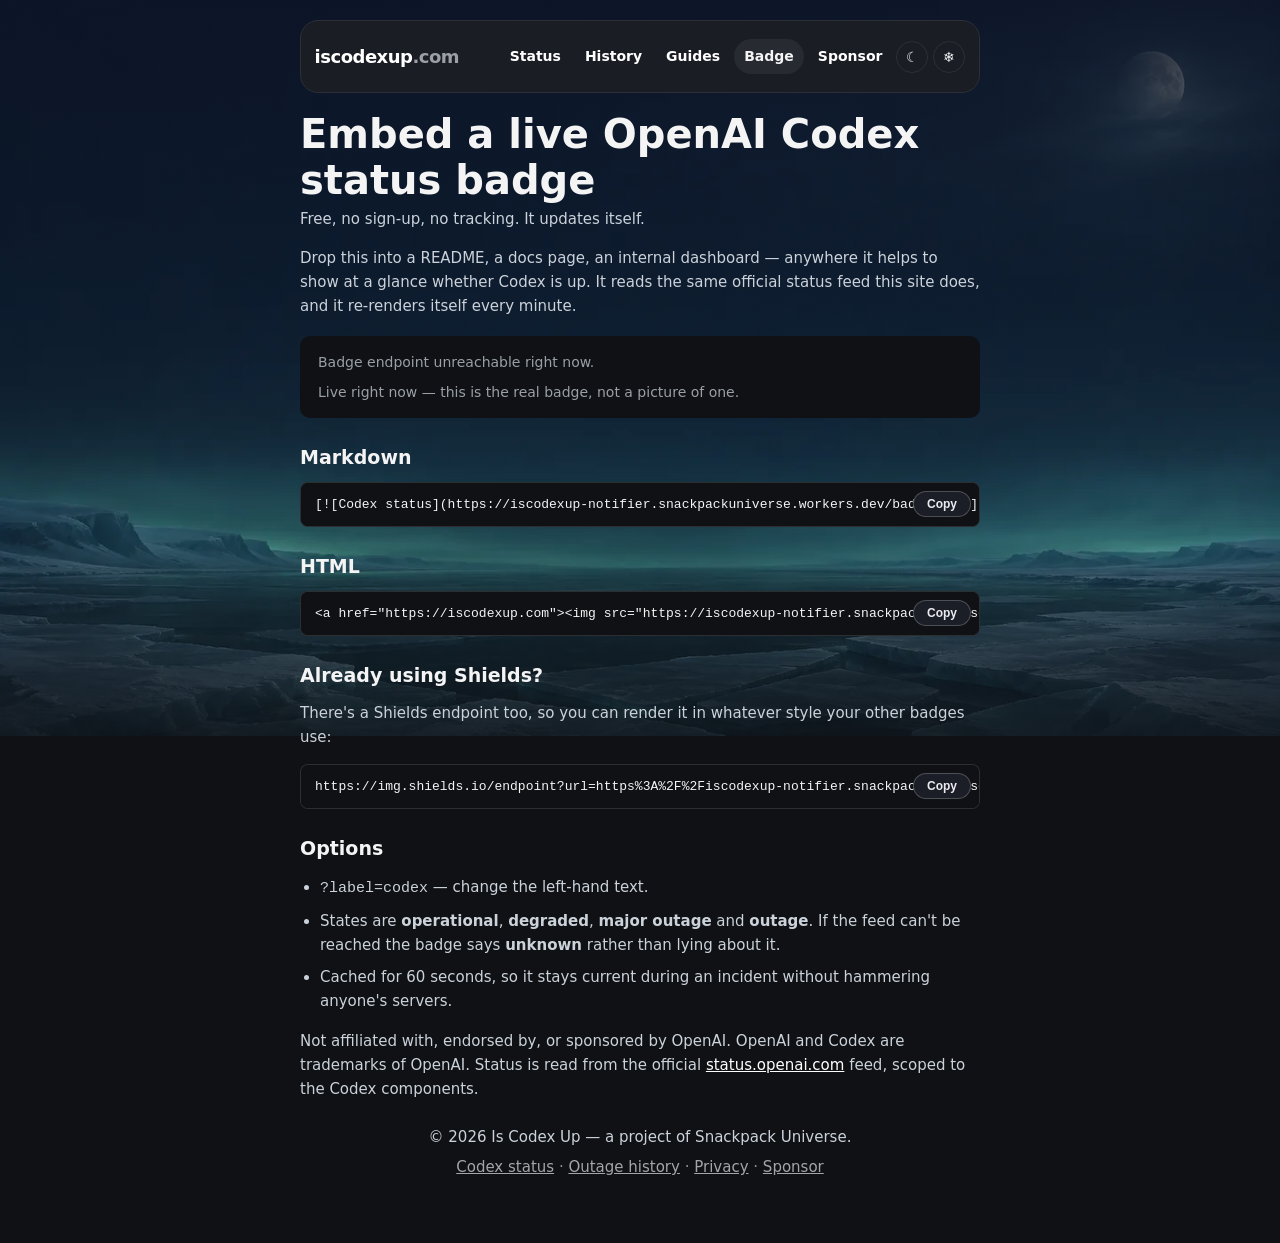
<file: badge.html>
<!DOCTYPE html>
<html lang="en">
<head>
  <meta charset="UTF-8" />
  <meta name="viewport" content="width=device-width, initial-scale=1.0" />
  <title>Status Badge — Is Codex Up</title>
  <meta name="description" content="A live OpenAI Codex status badge you can embed in a README, docs page or dashboard. Free, no sign-up, updates itself." />
  <meta name="robots" content="all" />
  <link rel="canonical" href="https://iscodexup.com/badge.html" />
  <link rel="icon" type="image/png" href="assets/favicon.png" />
  <link rel="icon" type="image/svg+xml" href="assets/favicon.svg" />
  <link rel="stylesheet" href="style.css" />
  <style>
    .badge-demo { display: flex; align-items: center; gap: 14px; flex-wrap: wrap; padding: 18px; background: #0f1115; border-radius: 10px; margin: 18px 0; }
    .snippet { position: relative; margin: 14px 0 22px; }
    .snippet pre { background: #0f1115; border: 1px solid rgba(255,255,255,.12); border-radius: 8px; padding: 14px 92px 14px 14px; overflow-x: auto; margin: 0; }
    .snippet code { font-family: ui-monospace, "SF Mono", Consolas, monospace; font-size: 13px; white-space: pre; }
    .snippet button { position: absolute; top: 9px; right: 9px; border: 1px solid rgba(255,255,255,.22); background: #1b1e26; color: #eaeaf0; border-radius: 999px; padding: 5px 13px; font-size: 12px; font-weight: 700; cursor: pointer; }
    .snippet button:hover { background: #262a34; }
    .snippet button:focus-visible { outline: 2px solid #7c5cff; outline-offset: 2px; }
    .badge-note { color: var(--muted, #a8a8b8); font-size: 14px; }
  </style>
<!-- theme:generated -->
<script>
  (function () {
    var d = document.documentElement, t = null;
    try { t = localStorage.getItem("snackpack.theme.v1"); } catch (e) {}
    if (t !== "dark" && t !== "light" && t !== "cream") {
      // Dark for everyone on a first visit, not conditional on the OS: this
      // site is designed dark and that is what it should be judged on.
      t = "dark";
    }
    d.setAttribute("data-theme", t);
    d.setAttribute("data-theme-default", "dark");
  })();
</script>
<script defer src="theme.js"></script>
<link rel="stylesheet" href="seasonal-appearance.css">
<script src="seasonal-appearance.js" data-rotation-offset="1"></script>
<!-- /theme:generated -->

</head>
<body data-state="up">
  <main class="wrap legal">
    <header class="topbar">
      <a class="brand" href="/">iscodexup<span class="dot">.com</span></a>
<!-- nav:generated -->
    <nav aria-label="Primary">
      <ul class="nav-links">
        <li><a href="index.html">Status</a></li>
        <li><a href="history.html">History</a></li>
        <li><a href="guides.html">Guides</a></li>
        <li><a href="badge.html" aria-current="page">Badge</a></li>
        <li><a href="sponsor.html">Sponsor</a></li>
      </ul>
    </nav>
<!-- /nav:generated -->

    </header>

    <h1>Embed a live OpenAI Codex status badge</h1>
    <p class="legal-updated">Free, no sign-up, no tracking. It updates itself.</p>

    <p>
      Drop this into a README, a docs page, an internal dashboard — anywhere it helps to
      show at a glance whether Codex is up. It reads the same official status feed this
      site does, and it re-renders itself every minute.
    </p>

    <div class="badge-demo">
      <img id="badge-live" src="" alt="Codex status badge" width="131" height="20" />
      <span class="badge-note">Live right now — this is the real badge, not a picture of one.</span>
    </div>

    <h2>Markdown</h2>
    <div class="snippet">
      <pre><code id="snip-md"></code></pre>
      <button type="button" data-copy="snip-md">Copy</button>
    </div>

    <h2>HTML</h2>
    <div class="snippet">
      <pre><code id="snip-html"></code></pre>
      <button type="button" data-copy="snip-html">Copy</button>
    </div>

    <h2>Already using Shields?</h2>
    <p>
      There's a Shields endpoint too, so you can render it in whatever style your other
      badges use:
    </p>
    <div class="snippet">
      <pre><code id="snip-shields"></code></pre>
      <button type="button" data-copy="snip-shields">Copy</button>
    </div>

    <h2>Options</h2>
    <ul>
      <li><code>?label=codex</code> — change the left-hand text.</li>
      <li>States are <strong>operational</strong>, <strong>degraded</strong>,
        <strong>major outage</strong> and <strong>outage</strong>. If the feed can't be
        reached the badge says <strong>unknown</strong> rather than lying about it.</li>
      <li>Cached for 60 seconds, so it stays current during an incident without hammering
        anyone's servers.</li>
    </ul>

    <p class="badge-note">
      Not affiliated with, endorsed by, or sponsored by OpenAI. OpenAI and Codex are
      trademarks of OpenAI. Status is read from the official
      <a href="https://status.openai.com" target="_blank" rel="noopener">status.openai.com</a> feed, scoped to the Codex components.
    </p>

    <footer class="foot">
      <p class="foot-main">© 2026 Is Codex Up — a project of Snackpack Universe.</p>
      <p class="foot-legal">
        <a href="/">Codex status</a> · <a href="history.html">Outage history</a> ·
        <a href="privacy.html">Privacy</a> · <a href="sponsor.html">Sponsor</a>
      </p>
    </footer>
  </main>

<script>
(function () {
  // The notifier Worker serves /badge.svg. iscodexup.com is on GitHub Pages
  // and Cloudflare is analytics-only (it does not proxy this domain), so the
  // badge cannot live at iscodexup.com/badge.svg without moving DNS to
  // Cloudflare — hence the workers.dev origin.
  // Deployed 2026-08-13.
  var BADGE_ORIGIN = "https://iscodexup-notifier.snackpackuniverse.workers.dev";

  var svg = BADGE_ORIGIN + "/badge.svg";
  var site = "https://iscodexup.com";

  // Until BADGE_ORIGIN is filled in, show an honest "not live yet" state rather
  // than a broken image and copy buttons that hand out a placeholder URL.
  if (BADGE_ORIGIN.indexOf("YOUR-SUBDOMAIN") !== -1) {
    document.body.classList.add("badge-unconfigured");
    var demo = document.querySelector(".badge-demo");
    demo.innerHTML = '<span class="badge-note">The badge endpoint isn\'t live yet &mdash; check back shortly.</span>';
    document.querySelectorAll(".snippet, h2").forEach(function (el) { el.hidden = true; });
    return;
  }

  document.getElementById("badge-live").src = svg;
  // A dead endpoint should say so, not leave a broken-image icon on the page.
  document.getElementById("badge-live").addEventListener("error", function () {
    this.replaceWith(Object.assign(document.createElement("span"), {
      className: "badge-note",
      textContent: "Badge endpoint unreachable right now.",
    }));
  });

  var snippets = {
    "snip-md": "[![Codex status](" + svg + ")](" + site + ")",
    "snip-html": '<a href="' + site + '"><img src="' + svg + '" alt="Codex status"></a>',
    "snip-shields": "https://img.shields.io/endpoint?url=" + encodeURIComponent(BADGE_ORIGIN + "/badge.json")
  };
  Object.keys(snippets).forEach(function (id) {
    document.getElementById(id).textContent = snippets[id];
  });

  document.querySelectorAll("[data-copy]").forEach(function (btn) {
    btn.addEventListener("click", function () {
      var text = document.getElementById(btn.getAttribute("data-copy")).textContent;
      navigator.clipboard.writeText(text).then(function () {
        var was = btn.textContent;
        btn.textContent = "Copied";
        setTimeout(function () { btn.textContent = was; }, 1600);
      }).catch(function () {
        btn.textContent = "Press Ctrl+C";
      });
    });
  });
})();
</script>

<!-- Cloudflare Web Analytics -->
<script defer src="https://static.cloudflareinsights.com/beacon.min.js"
        data-cf-beacon='{"token": "cd86c3d12ce84ba78d722eaa217163dc"}'></script>
<!-- End Cloudflare Web Analytics -->
</body>
</html>
</file>
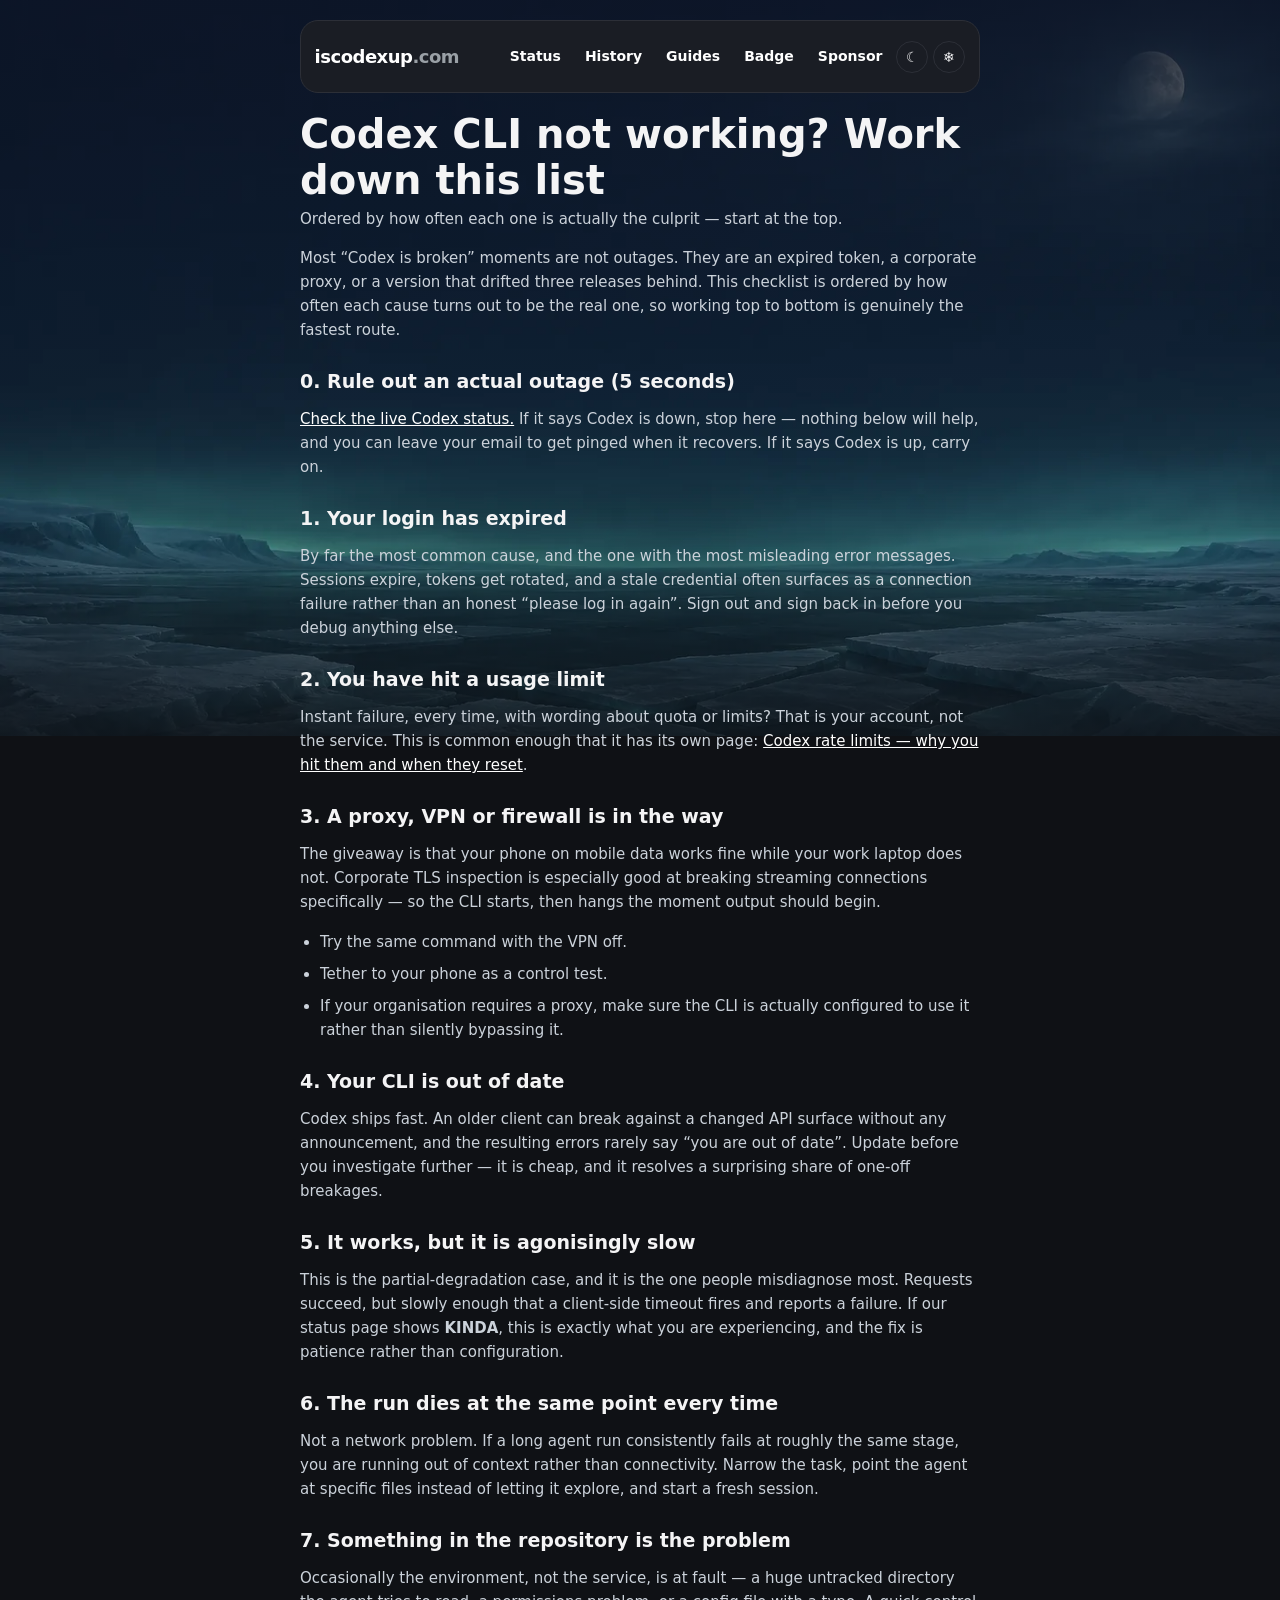
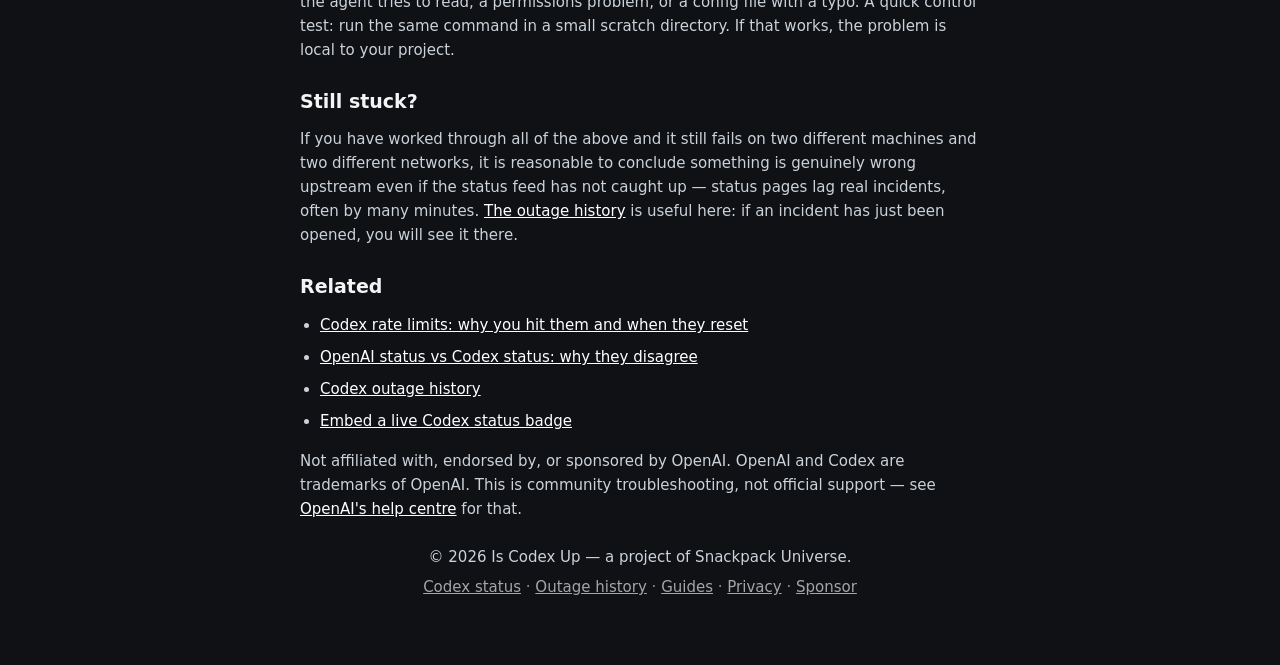
<file: codex-cli-not-working.html>
<!DOCTYPE html>
<html lang="en">
<head>
  <meta charset="UTF-8" />
  <meta name="viewport" content="width=device-width, initial-scale=1.0" />
  <title>Codex CLI Not Working? Fixes to Try Before Assuming It Is Down</title>
  <meta name="description" content="Codex CLI hanging, erroring or refusing to start? An ordered checklist that separates a real Codex outage from the things you can actually fix yourself." />
  <meta name="robots" content="all" />
  <link rel="canonical" href="https://iscodexup.com/codex-cli-not-working.html" />
  <link rel="icon" type="image/png" href="assets/favicon.png" />
  <link rel="stylesheet" href="style.css" />

  <meta property="og:title" content="Codex CLI Not Working? Fixes to Try Before Assuming It Is Down" />
  <meta property="og:description" content="An ordered checklist that separates a real Codex outage from what you can fix yourself." />
  <meta property="og:type" content="article" />
  <meta property="og:url" content="https://iscodexup.com/codex-cli-not-working.html" />
  <meta property="og:image" content="https://iscodexup.com/assets/og-codex-cli-not-working.png" />
  <meta name="twitter:card" content="summary_large_image" />
  <meta name="twitter:image" content="https://iscodexup.com/assets/og-codex-cli-not-working.png" />

  <script type="application/ld+json">
  {
    "@context": "https://schema.org",
    "@type": "FAQPage",
    "mainEntity": [
      {
        "@type": "Question",
        "name": "Why is the Codex CLI not responding?",
        "acceptedAnswer": {
          "@type": "Answer",
          "text": "In order of likelihood: an expired or invalid login, a rate limit on your account, a corporate proxy or VPN blocking the connection, an outdated CLI version, or an actual outage. Check the live status feed first to rule out the last one, then work down the list."
        }
      },
      {
        "@type": "Question",
        "name": "How do I know if Codex is down or if it is just my setup?",
        "acceptedAnswer": {
          "@type": "Answer",
          "text": "If a second machine or network also fails, it is Codex. If your phone on mobile data works while your laptop on the office network does not, it is a proxy or firewall. If everything fails instantly with a quota message, it is a rate limit, not an outage."
        }
      }
    ]
  }
  </script>
<!-- theme:generated -->
<script>
  (function () {
    var d = document.documentElement, t = null;
    try { t = localStorage.getItem("snackpack.theme.v1"); } catch (e) {}
    if (t !== "dark" && t !== "light" && t !== "cream") {
      // Dark for everyone on a first visit, not conditional on the OS: this
      // site is designed dark and that is what it should be judged on.
      t = "dark";
    }
    d.setAttribute("data-theme", t);
    d.setAttribute("data-theme-default", "dark");
  })();
</script>
<script defer src="theme.js"></script>
<link rel="stylesheet" href="seasonal-appearance.css">
<script src="seasonal-appearance.js" data-rotation-offset="1"></script>
<!-- /theme:generated -->

</head>
<body data-state="up">
  <main class="wrap legal">
    <header class="topbar">
      <a class="brand" href="/">iscodexup<span class="dot">.com</span></a>
<!-- nav:generated -->
    <nav aria-label="Primary">
      <ul class="nav-links">
        <li><a href="index.html">Status</a></li>
        <li><a href="history.html">History</a></li>
        <li><a href="guides.html">Guides</a></li>
        <li><a href="badge.html">Badge</a></li>
        <li><a href="sponsor.html">Sponsor</a></li>
      </ul>
    </nav>
<!-- /nav:generated -->

    </header>

    <h1>Codex CLI not working? Work down this list</h1>
    <p class="legal-updated">Ordered by how often each one is actually the culprit &mdash; start at the top.</p>

    <p>
      Most &ldquo;Codex is broken&rdquo; moments are not outages. They are an expired token,
      a corporate proxy, or a version that drifted three releases behind. This checklist is
      ordered by how often each cause turns out to be the real one, so working top to bottom
      is genuinely the fastest route.
    </p>

    <h2>0. Rule out an actual outage (5 seconds)</h2>
    <p>
      <a href="/">Check the live Codex status.</a> If it says Codex is down, stop here &mdash; nothing
      below will help, and you can leave your email to get pinged when it recovers. If it says
      Codex is up, carry on.
    </p>

    <h2>1. Your login has expired</h2>
    <p>
      By far the most common cause, and the one with the most misleading error messages.
      Sessions expire, tokens get rotated, and a stale credential often surfaces as a
      connection failure rather than an honest &ldquo;please log in again&rdquo;. Sign out and
      sign back in before you debug anything else.
    </p>

    <h2>2. You have hit a usage limit</h2>
    <p>
      Instant failure, every time, with wording about quota or limits? That is your account,
      not the service. This is common enough that it has its own page:
      <a href="codex-rate-limits.html">Codex rate limits &mdash; why you hit them and when they reset</a>.
    </p>

    <h2>3. A proxy, VPN or firewall is in the way</h2>
    <p>
      The giveaway is that your phone on mobile data works fine while your work laptop does
      not. Corporate TLS inspection is especially good at breaking streaming connections
      specifically &mdash; so the CLI starts, then hangs the moment output should begin.
    </p>
    <ul>
      <li>Try the same command with the VPN off.</li>
      <li>Tether to your phone as a control test.</li>
      <li>If your organisation requires a proxy, make sure the CLI is actually configured to use it rather than silently bypassing it.</li>
    </ul>

    <h2>4. Your CLI is out of date</h2>
    <p>
      Codex ships fast. An older client can break against a changed API surface without any
      announcement, and the resulting errors rarely say &ldquo;you are out of date&rdquo;.
      Update before you investigate further &mdash; it is cheap, and it resolves a surprising
      share of one-off breakages.
    </p>

    <h2>5. It works, but it is agonisingly slow</h2>
    <p>
      This is the partial-degradation case, and it is the one people misdiagnose most. Requests
      succeed, but slowly enough that a client-side timeout fires and reports a failure. If our
      status page shows <strong>KINDA</strong>, this is exactly what you are experiencing, and
      the fix is patience rather than configuration.
    </p>

    <h2>6. The run dies at the same point every time</h2>
    <p>
      Not a network problem. If a long agent run consistently fails at roughly the same stage,
      you are running out of context rather than connectivity. Narrow the task, point the agent
      at specific files instead of letting it explore, and start a fresh session.
    </p>

    <h2>7. Something in the repository is the problem</h2>
    <p>
      Occasionally the environment, not the service, is at fault &mdash; a huge untracked
      directory the agent tries to read, a permissions problem, or a config file with a typo.
      A quick control test: run the same command in a small scratch directory. If that works,
      the problem is local to your project.
    </p>

    <h2>Still stuck?</h2>
    <p>
      If you have worked through all of the above and it still fails on two different machines
      and two different networks, it is reasonable to conclude something is genuinely wrong
      upstream even if the status feed has not caught up &mdash; status pages lag real incidents,
      often by many minutes. <a href="history.html">The outage history</a> is useful here: if an
      incident has just been opened, you will see it there.
    </p>

    <h2>Related</h2>
    <ul>
      <li><a href="codex-rate-limits.html">Codex rate limits: why you hit them and when they reset</a></li>
      <li><a href="openai-status-vs-codex-status.html">OpenAI status vs Codex status: why they disagree</a></li>
      <li><a href="history.html">Codex outage history</a></li>
      <li><a href="badge.html">Embed a live Codex status badge</a></li>
    </ul>

    <p class="badge-note">
      Not affiliated with, endorsed by, or sponsored by OpenAI. OpenAI and Codex are
      trademarks of OpenAI. This is community troubleshooting, not official support &mdash;
      see <a href="https://help.openai.com" target="_blank" rel="noopener">OpenAI's help centre</a>
      for that.
    </p>

    <footer class="foot">
      <p class="foot-main">&copy; 2026 Is Codex Up &mdash; a project of Snackpack Universe.</p>
      <p class="foot-legal">
        <a href="/">Codex status</a> &middot; <a href="history.html">Outage history</a> &middot;
        <a href="guides.html">Guides</a> &middot;
        <a href="privacy.html">Privacy</a> &middot; <a href="sponsor.html">Sponsor</a>
      </p>
    </footer>
  </main>

<!-- Cloudflare Web Analytics -->
<script defer src="https://static.cloudflareinsights.com/beacon.min.js"
        data-cf-beacon='{"token": "cd86c3d12ce84ba78d722eaa217163dc"}'></script>
<!-- End Cloudflare Web Analytics -->
</body>
</html>
</file>
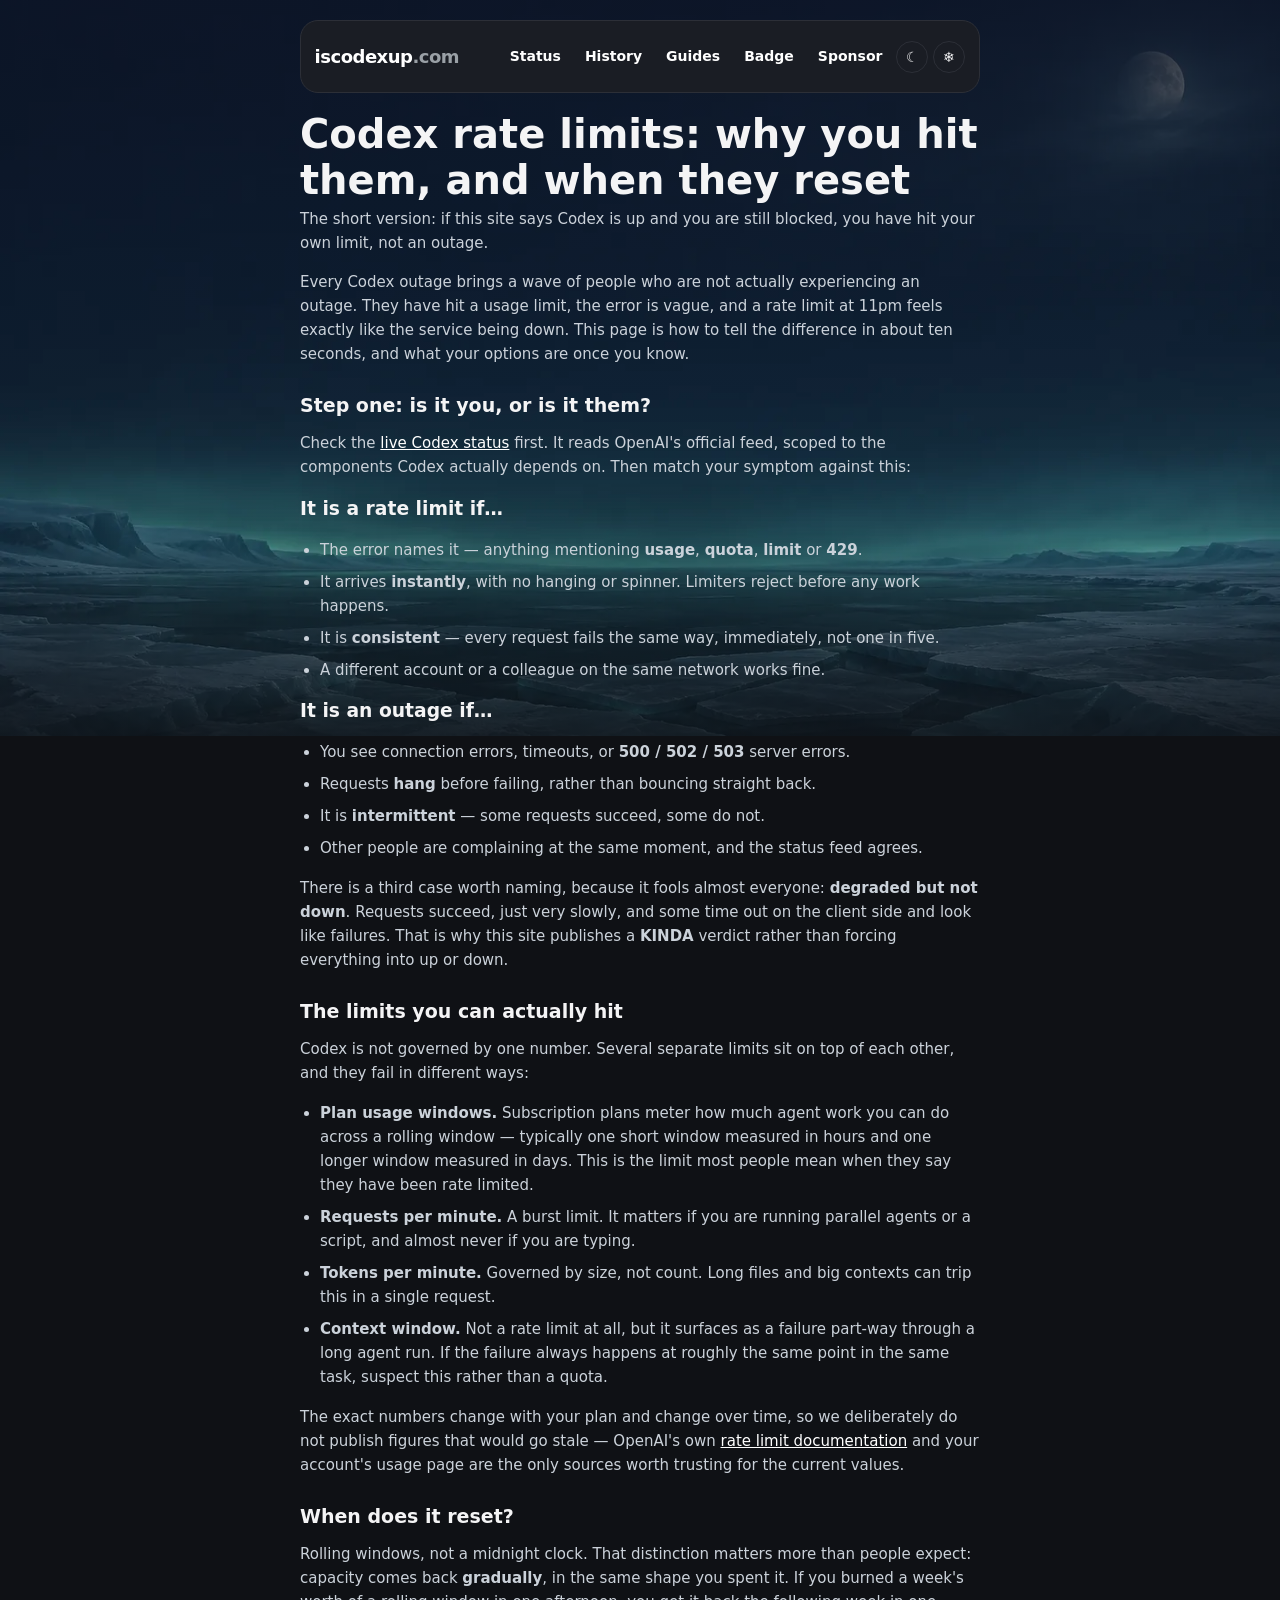
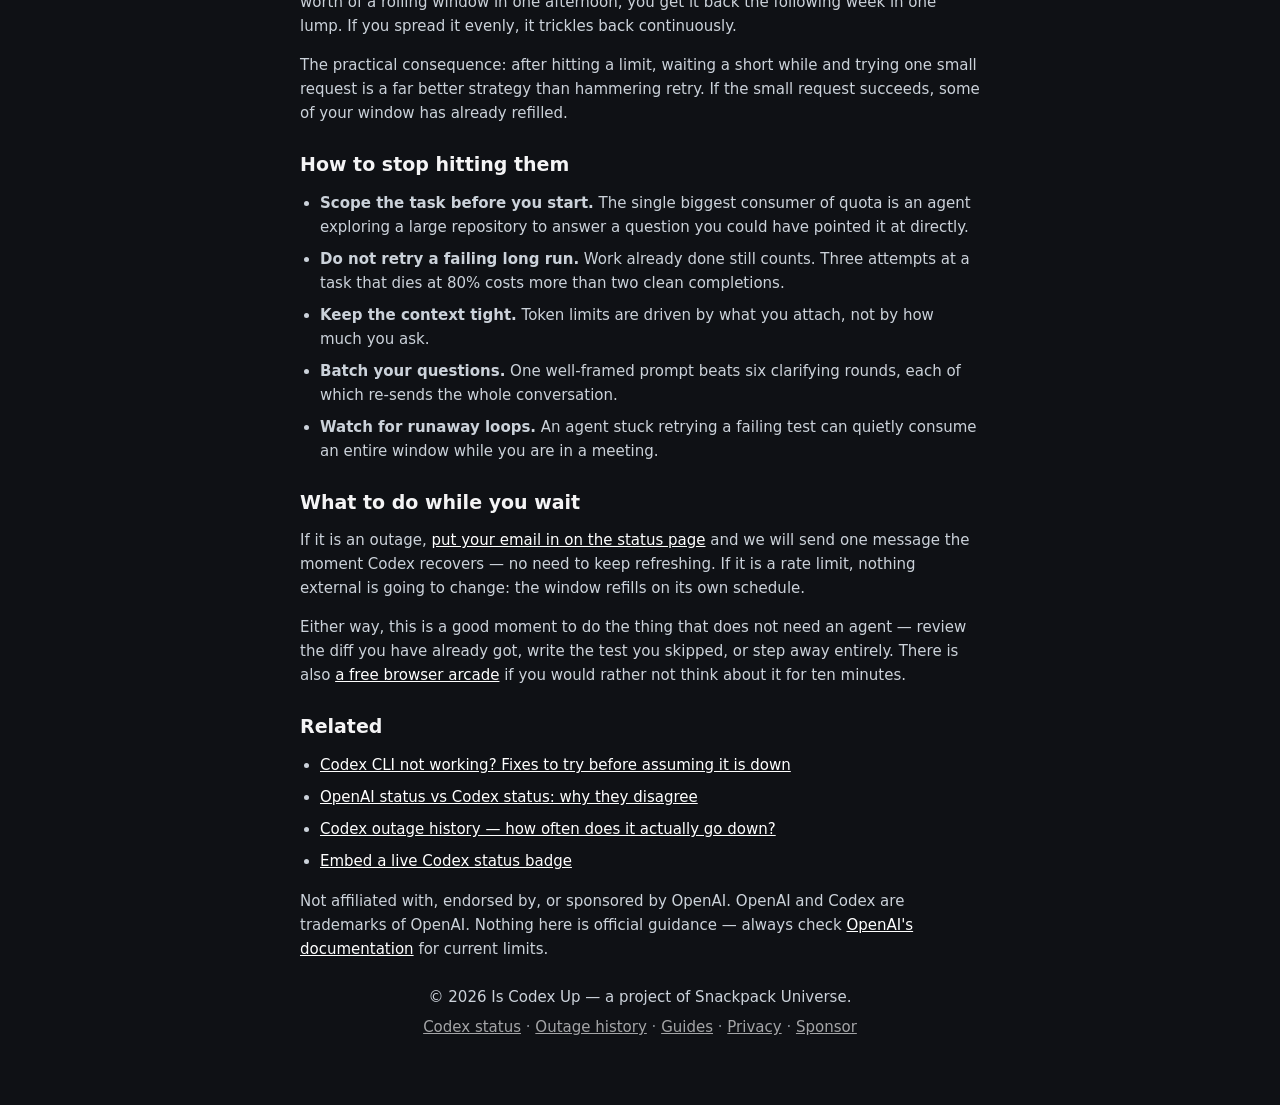
<file: codex-rate-limits.html>
<!DOCTYPE html>
<html lang="en">
<head>
  <meta charset="UTF-8" />
  <meta name="viewport" content="width=device-width, initial-scale=1.0" />
  <title>Codex Rate Limits: Why You Hit Them and When They Reset</title>
  <meta name="description" content="Hit a Codex usage limit? How to tell a rate limit apart from an outage, what the limits actually are, when they reset, and what to do while you wait." />
  <meta name="robots" content="all" />
  <link rel="canonical" href="https://iscodexup.com/codex-rate-limits.html" />
  <link rel="icon" type="image/png" href="assets/favicon.png" />
  <link rel="stylesheet" href="style.css" />

  <meta property="og:title" content="Codex Rate Limits: Why You Hit Them and When They Reset" />
  <meta property="og:description" content="How to tell a Codex rate limit apart from an outage, and what to do while you wait." />
  <meta property="og:type" content="article" />
  <meta property="og:url" content="https://iscodexup.com/codex-rate-limits.html" />
  <meta property="og:image" content="https://iscodexup.com/assets/og-codex-rate-limits.png" />
  <meta name="twitter:card" content="summary_large_image" />
  <meta name="twitter:image" content="https://iscodexup.com/assets/og-codex-rate-limits.png" />

  <script type="application/ld+json">
  {
    "@context": "https://schema.org",
    "@type": "FAQPage",
    "mainEntity": [
      {
        "@type": "Question",
        "name": "Is Codex down, or have I hit a rate limit?",
        "acceptedAnswer": {
          "@type": "Answer",
          "text": "A rate limit is specific to your account and names itself in the error — you will see wording about usage, quota or limits, and it usually arrives instantly. An outage affects everyone, tends to show as a connection error, timeout or 5xx server error, and is visible on OpenAI's status feed. If iscodexup.com says Codex is up and you are still blocked, it is almost certainly your own limit."
        }
      },
      {
        "@type": "Question",
        "name": "When do Codex usage limits reset?",
        "acceptedAnswer": {
          "@type": "Answer",
          "text": "Codex plans use rolling windows rather than a fixed daily clock. A shorter window typically frees up within hours of the requests that consumed it, and a longer window refills on a rolling multi-day basis. Because the window is rolling, capacity returns gradually rather than all at once at midnight."
        }
      },
      {
        "@type": "Question",
        "name": "Does a failed Codex request still count against my limit?",
        "acceptedAnswer": {
          "@type": "Answer",
          "text": "A request rejected by the rate limiter itself does not consume quota. A request that was accepted, ran, and then failed part-way generally does consume whatever it processed before failing — which is why retrying a long agent run repeatedly during an incident can burn through capacity quickly."
        }
      }
    ]
  }
  </script>
<!-- theme:generated -->
<script>
  (function () {
    var d = document.documentElement, t = null;
    try { t = localStorage.getItem("snackpack.theme.v1"); } catch (e) {}
    if (t !== "dark" && t !== "light" && t !== "cream") {
      // Dark for everyone on a first visit, not conditional on the OS: this
      // site is designed dark and that is what it should be judged on.
      t = "dark";
    }
    d.setAttribute("data-theme", t);
    d.setAttribute("data-theme-default", "dark");
  })();
</script>
<script defer src="theme.js"></script>
<link rel="stylesheet" href="seasonal-appearance.css">
<script src="seasonal-appearance.js" data-rotation-offset="1"></script>
<!-- /theme:generated -->

</head>
<body data-state="up">
  <main class="wrap legal">
    <header class="topbar">
      <a class="brand" href="/">iscodexup<span class="dot">.com</span></a>
<!-- nav:generated -->
    <nav aria-label="Primary">
      <ul class="nav-links">
        <li><a href="index.html">Status</a></li>
        <li><a href="history.html">History</a></li>
        <li><a href="guides.html">Guides</a></li>
        <li><a href="badge.html">Badge</a></li>
        <li><a href="sponsor.html">Sponsor</a></li>
      </ul>
    </nav>
<!-- /nav:generated -->

    </header>

    <h1>Codex rate limits: why you hit them, and when they reset</h1>
    <p class="legal-updated">The short version: if this site says Codex is up and you are still blocked, you have hit your own limit, not an outage.</p>

    <p>
      Every Codex outage brings a wave of people who are not actually experiencing an
      outage. They have hit a usage limit, the error is vague, and a rate limit at 11pm
      feels exactly like the service being down. This page is how to tell the difference
      in about ten seconds, and what your options are once you know.
    </p>

    <h2>Step one: is it you, or is it them?</h2>
    <p>
      Check the <a href="/">live Codex status</a> first. It reads OpenAI's official feed, scoped
      to the components Codex actually depends on. Then match your symptom against this:
    </p>

    <h3>It is a rate limit if&hellip;</h3>
    <ul>
      <li>The error names it — anything mentioning <strong>usage</strong>, <strong>quota</strong>, <strong>limit</strong> or <strong>429</strong>.</li>
      <li>It arrives <strong>instantly</strong>, with no hanging or spinner. Limiters reject before any work happens.</li>
      <li>It is <strong>consistent</strong> — every request fails the same way, immediately, not one in five.</li>
      <li>A different account or a colleague on the same network works fine.</li>
    </ul>

    <h3>It is an outage if&hellip;</h3>
    <ul>
      <li>You see connection errors, timeouts, or <strong>500 / 502 / 503</strong> server errors.</li>
      <li>Requests <strong>hang</strong> before failing, rather than bouncing straight back.</li>
      <li>It is <strong>intermittent</strong> — some requests succeed, some do not.</li>
      <li>Other people are complaining at the same moment, and the status feed agrees.</li>
    </ul>

    <p>
      There is a third case worth naming, because it fools almost everyone:
      <strong>degraded but not down</strong>. Requests succeed, just very slowly, and some
      time out on the client side and look like failures. That is why this site publishes a
      <strong>KINDA</strong> verdict rather than forcing everything into up or down.
    </p>

    <h2>The limits you can actually hit</h2>
    <p>
      Codex is not governed by one number. Several separate limits sit on top of each other,
      and they fail in different ways:
    </p>
    <ul>
      <li>
        <strong>Plan usage windows.</strong> Subscription plans meter how much agent work you
        can do across a rolling window — typically one short window measured in hours and one
        longer window measured in days. This is the limit most people mean when they say they
        have been rate limited.
      </li>
      <li>
        <strong>Requests per minute.</strong> A burst limit. It matters if you are running
        parallel agents or a script, and almost never if you are typing.
      </li>
      <li>
        <strong>Tokens per minute.</strong> Governed by size, not count. Long files and big
        contexts can trip this in a single request.
      </li>
      <li>
        <strong>Context window.</strong> Not a rate limit at all, but it surfaces as a
        failure part-way through a long agent run. If the failure always happens at roughly
        the same point in the same task, suspect this rather than a quota.
      </li>
    </ul>

    <p>
      The exact numbers change with your plan and change over time, so we deliberately do not
      publish figures that would go stale — OpenAI's own
      <a href="https://platform.openai.com/docs/guides/rate-limits" target="_blank" rel="noopener">rate limit documentation</a>
      and your account's usage page are the only sources worth trusting for the current values.
    </p>

    <h2>When does it reset?</h2>
    <p>
      Rolling windows, not a midnight clock. That distinction matters more than people expect:
      capacity comes back <strong>gradually</strong>, in the same shape you spent it. If you
      burned a week's worth of a rolling window in one afternoon, you get it back the
      following week in one lump. If you spread it evenly, it trickles back continuously.
    </p>
    <p>
      The practical consequence: after hitting a limit, waiting a short while and trying one
      small request is a far better strategy than hammering retry. If the small request
      succeeds, some of your window has already refilled.
    </p>

    <h2>How to stop hitting them</h2>
    <ul>
      <li>
        <strong>Scope the task before you start.</strong> The single biggest consumer of quota
        is an agent exploring a large repository to answer a question you could have pointed
        it at directly.
      </li>
      <li>
        <strong>Do not retry a failing long run.</strong> Work already done still counts. Three
        attempts at a task that dies at 80% costs more than two clean completions.
      </li>
      <li>
        <strong>Keep the context tight.</strong> Token limits are driven by what you attach,
        not by how much you ask.
      </li>
      <li>
        <strong>Batch your questions.</strong> One well-framed prompt beats six clarifying
        rounds, each of which re-sends the whole conversation.
      </li>
      <li>
        <strong>Watch for runaway loops.</strong> An agent stuck retrying a failing test can
        quietly consume an entire window while you are in a meeting.
      </li>
    </ul>

    <h2>What to do while you wait</h2>
    <p>
      If it is an outage, <a href="/">put your email in on the status page</a> and we will send
      one message the moment Codex recovers — no need to keep refreshing. If it is a rate
      limit, nothing external is going to change: the window refills on its own schedule.
    </p>
    <p>
      Either way, this is a good moment to do the thing that does not need an agent — review
      the diff you have already got, write the test you skipped, or step away entirely. There
      is also <a href="https://www.snackpackuniverse.com/play/" target="_blank" rel="noopener">a free browser arcade</a>
      if you would rather not think about it for ten minutes.
    </p>

    <h2>Related</h2>
    <ul>
      <li><a href="codex-cli-not-working.html">Codex CLI not working? Fixes to try before assuming it is down</a></li>
      <li><a href="openai-status-vs-codex-status.html">OpenAI status vs Codex status: why they disagree</a></li>
      <li><a href="history.html">Codex outage history — how often does it actually go down?</a></li>
      <li><a href="badge.html">Embed a live Codex status badge</a></li>
    </ul>

    <p class="badge-note">
      Not affiliated with, endorsed by, or sponsored by OpenAI. OpenAI and Codex are
      trademarks of OpenAI. Nothing here is official guidance — always check
      <a href="https://platform.openai.com/docs" target="_blank" rel="noopener">OpenAI's documentation</a>
      for current limits.
    </p>

    <footer class="foot">
      <p class="foot-main">&copy; 2026 Is Codex Up &mdash; a project of Snackpack Universe.</p>
      <p class="foot-legal">
        <a href="/">Codex status</a> &middot; <a href="history.html">Outage history</a> &middot;
        <a href="guides.html">Guides</a> &middot;
        <a href="privacy.html">Privacy</a> &middot; <a href="sponsor.html">Sponsor</a>
      </p>
    </footer>
  </main>

<!-- Cloudflare Web Analytics -->
<script defer src="https://static.cloudflareinsights.com/beacon.min.js"
        data-cf-beacon='{"token": "cd86c3d12ce84ba78d722eaa217163dc"}'></script>
<!-- End Cloudflare Web Analytics -->
</body>
</html>
</file>
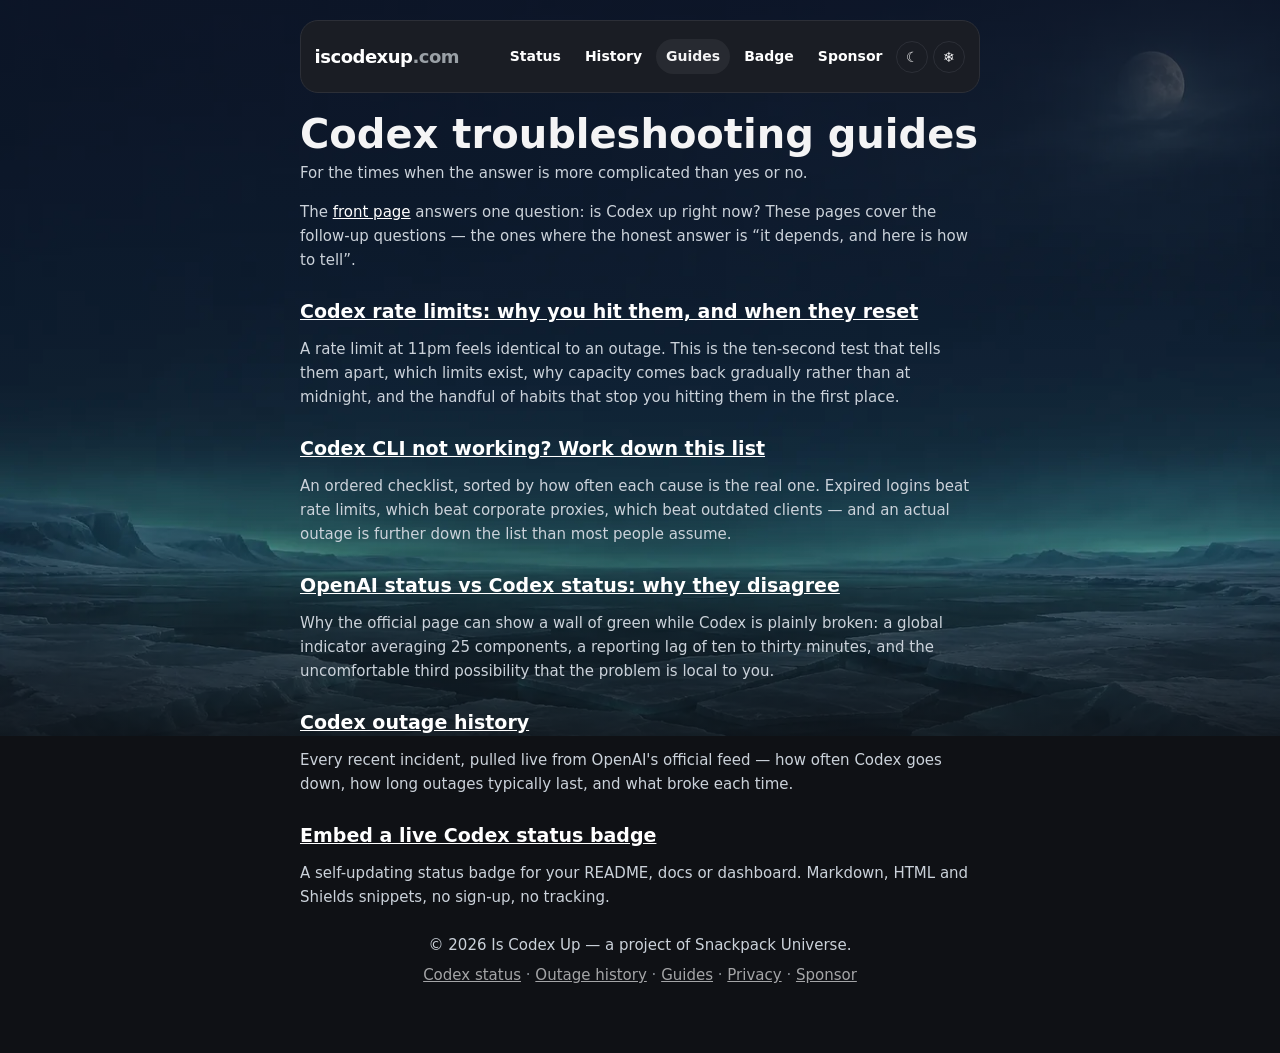
<file: guides.html>
<!DOCTYPE html>
<html lang="en">
<head>
  <meta charset="UTF-8" />
  <meta name="viewport" content="width=device-width, initial-scale=1.0" />
  <title>Codex Troubleshooting Guides — Is Codex Up</title>
  <meta name="description" content="Plain-English guides for when Codex misbehaves: rate limits and when they reset, CLI troubleshooting, and why OpenAI's status page disagrees with reality." />
  <meta name="robots" content="all" />
  <link rel="canonical" href="https://iscodexup.com/guides.html" />
  <link rel="icon" type="image/png" href="assets/favicon.png" />
  <link rel="stylesheet" href="style.css" />

  <meta property="og:title" content="Codex Troubleshooting Guides" />
  <meta property="og:description" content="Rate limits, CLI troubleshooting, and why the official status page disagrees with reality." />
  <meta property="og:type" content="website" />
  <meta property="og:url" content="https://iscodexup.com/guides.html" />
  <meta property="og:image" content="https://iscodexup.com/assets/og-card.png" />
  <meta name="twitter:card" content="summary_large_image" />
<!-- theme:generated -->
<script>
  (function () {
    var d = document.documentElement, t = null;
    try { t = localStorage.getItem("snackpack.theme.v1"); } catch (e) {}
    if (t !== "dark" && t !== "light" && t !== "cream") {
      // Dark for everyone on a first visit, not conditional on the OS: this
      // site is designed dark and that is what it should be judged on.
      t = "dark";
    }
    d.setAttribute("data-theme", t);
    d.setAttribute("data-theme-default", "dark");
  })();
</script>
<script defer src="theme.js"></script>
<link rel="stylesheet" href="seasonal-appearance.css">
<script src="seasonal-appearance.js" data-rotation-offset="1"></script>
<!-- /theme:generated -->

</head>
<body data-state="up">
  <main class="wrap legal">
    <header class="topbar">
      <a class="brand" href="/">iscodexup<span class="dot">.com</span></a>
<!-- nav:generated -->
    <nav aria-label="Primary">
      <ul class="nav-links">
        <li><a href="index.html">Status</a></li>
        <li><a href="history.html">History</a></li>
        <li><a href="guides.html" aria-current="page">Guides</a></li>
        <li><a href="badge.html">Badge</a></li>
        <li><a href="sponsor.html">Sponsor</a></li>
      </ul>
    </nav>
<!-- /nav:generated -->

    </header>

    <h1>Codex troubleshooting guides</h1>
    <p class="legal-updated">For the times when the answer is more complicated than yes or no.</p>

    <p>
      The <a href="/">front page</a> answers one question: is Codex up right now? These pages
      cover the follow-up questions &mdash; the ones where the honest answer is
      &ldquo;it depends, and here is how to tell&rdquo;.
    </p>

    <h2><a href="codex-rate-limits.html">Codex rate limits: why you hit them, and when they reset</a></h2>
    <p>
      A rate limit at 11pm feels identical to an outage. This is the ten-second test that tells
      them apart, which limits exist, why capacity comes back gradually rather than at midnight,
      and the handful of habits that stop you hitting them in the first place.
    </p>

    <h2><a href="codex-cli-not-working.html">Codex CLI not working? Work down this list</a></h2>
    <p>
      An ordered checklist, sorted by how often each cause is the real one. Expired logins beat
      rate limits, which beat corporate proxies, which beat outdated clients &mdash; and an
      actual outage is further down the list than most people assume.
    </p>

    <h2><a href="openai-status-vs-codex-status.html">OpenAI status vs Codex status: why they disagree</a></h2>
    <p>
      Why the official page can show a wall of green while Codex is plainly broken: a global
      indicator averaging 25 components, a reporting lag of ten to thirty minutes, and the
      uncomfortable third possibility that the problem is local to you.
    </p>

    <h2><a href="history.html">Codex outage history</a></h2>
    <p>
      Every recent incident, pulled live from OpenAI's official feed &mdash; how often Codex
      goes down, how long outages typically last, and what broke each time.
    </p>

    <h2><a href="badge.html">Embed a live Codex status badge</a></h2>
    <p>
      A self-updating status badge for your README, docs or dashboard. Markdown, HTML and
      Shields snippets, no sign-up, no tracking.
    </p>

    <footer class="foot">
      <p class="foot-main">&copy; 2026 Is Codex Up &mdash; a project of Snackpack Universe.</p>
      <p class="foot-legal">
        <a href="/">Codex status</a> &middot; <a href="history.html">Outage history</a> &middot;
        <a href="guides.html">Guides</a> &middot;
        <a href="privacy.html">Privacy</a> &middot; <a href="sponsor.html">Sponsor</a>
      </p>
    </footer>
  </main>

<!-- Cloudflare Web Analytics -->
<script defer src="https://static.cloudflareinsights.com/beacon.min.js"
        data-cf-beacon='{"token": "cd86c3d12ce84ba78d722eaa217163dc"}'></script>
<!-- End Cloudflare Web Analytics -->
</body>
</html>
</file>
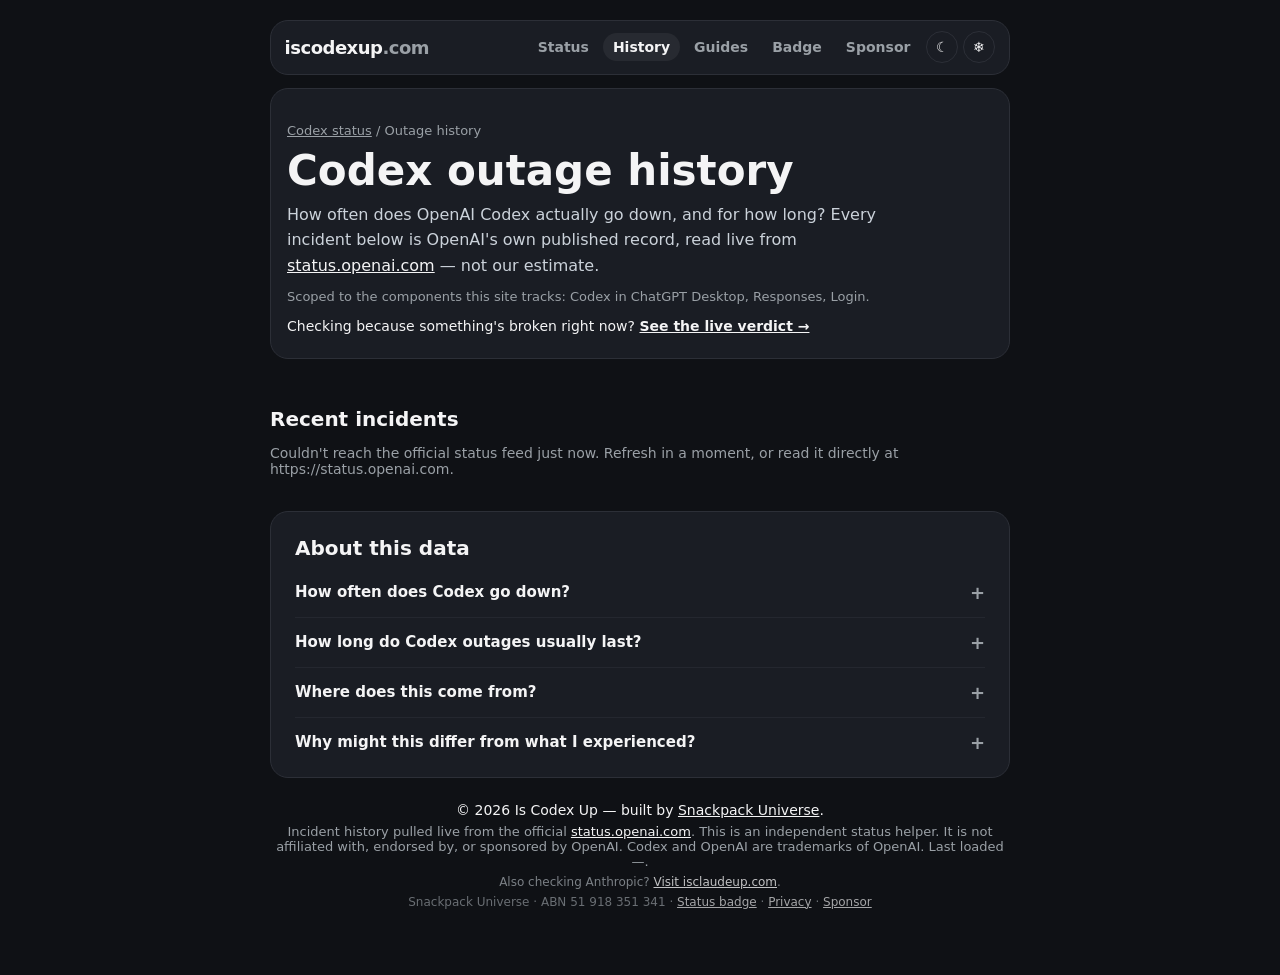
<file: history.html>
<!DOCTYPE html>
<html lang="en">
<head>
  <meta charset="UTF-8" />
  <meta name="viewport" content="width=device-width, initial-scale=1.0" />

  <title>Codex Outage History — How Often Does OpenAI Codex Go Down?</title>
  <meta name="description" content="Every recent OpenAI Codex incident, pulled live from OpenAI's official status feed: how often Codex goes down, how long outages last, and what broke." />

  <meta name="google-site-verification" content="Lxzfrx0EL1IodufKyAHGFtsM9GTX8xIWuCULzhhZbxY" />

  <meta property="og:title" content="Codex Outage History" />
  <meta property="og:description" content="How often does OpenAI Codex actually go down? Every recent incident, straight from OpenAI's official status feed." />
  <meta property="og:type" content="website" />
  <meta property="og:url" content="https://iscodexup.com/history.html" />
  <meta property="og:site_name" content="Is Codex Up" />
  <meta property="og:image" content="https://iscodexup.com/assets/og-card.png" />
  <meta property="og:image:width" content="1200" />
  <meta property="og:image:height" content="630" />
  <meta property="og:image:alt" content="Is Codex down right now? Live OpenAI Codex status." />
  <meta name="twitter:card" content="summary_large_image" />
  <meta name="twitter:title" content="Codex Outage History" />
  <meta name="twitter:description" content="How often does OpenAI Codex actually go down? Every recent incident, straight from OpenAI's official status feed." />
  <meta name="twitter:image" content="https://iscodexup.com/assets/og-card.png" />
  <meta name="theme-color" content="#0f1115" />

  <link rel="canonical" href="https://iscodexup.com/history.html" />
  <link rel="icon" type="image/png" href="assets/favicon.png" />
  <link rel="manifest" href="manifest.webmanifest" />
  <link rel="apple-touch-icon" href="assets/icon-192.png" />

  <script type="application/ld+json">
  {
    "@context": "https://schema.org",
    "@type": "BreadcrumbList",
    "itemListElement": [
      { "@type": "ListItem", "position": 1, "name": "Is Codex Up", "item": "https://iscodexup.com/" },
      { "@type": "ListItem", "position": 2, "name": "Codex outage history", "item": "https://iscodexup.com/history.html" }
    ]
  }
  </script>
  <script type="application/ld+json">
  {
    "@context": "https://schema.org",
    "@type": "FAQPage",
    "mainEntity": [
      {
        "@type": "Question",
        "name": "How often does OpenAI Codex go down?",
        "acceptedAnswer": {
          "@type": "Answer",
          "text": "This page counts every Codex-related incident in OpenAI's official status feed, reports the span that feed actually covers, and shows the average incidents per week plus the median and longest incident length. Most incidents are brief and affect a single component rather than all of OpenAI at once."
        }
      },
      {
        "@type": "Question",
        "name": "How long do Codex outages usually last?",
        "acceptedAnswer": {
          "@type": "Answer",
          "text": "The median incident length is shown at the top of this page, calculated from each incident's official start and resolution timestamps. Minor degradations are typically resolved far faster than major outages."
        }
      },
      {
        "@type": "Question",
        "name": "Where does this outage history come from?",
        "acceptedAnswer": {
          "@type": "Answer",
          "text": "Every entry is OpenAI's own published incident record from status.openai.com, read live via its public API. We don't run independent probes, so nothing here is our estimate — it is the vendor's own report."
        }
      }
    ]
  }
  </script>

  <link rel="stylesheet" href="style.css" />
<!-- theme:generated -->
<script>
  (function () {
    var d = document.documentElement, t = null;
    try { t = localStorage.getItem("snackpack.theme.v1"); } catch (e) {}
    if (t !== "dark" && t !== "light" && t !== "cream") {
      // Dark for everyone on a first visit, not conditional on the OS: this
      // site is designed dark and that is what it should be judged on.
      t = "dark";
    }
    d.setAttribute("data-theme", t);
    d.setAttribute("data-theme-default", "dark");
  })();
</script>
<script defer src="theme.js"></script>
<link rel="stylesheet" href="seasonal-appearance.css">
<script src="seasonal-appearance.js" data-rotation-offset="1"></script>
<!-- /theme:generated -->

</head>
<body data-state="up" class="page-history">
  <main class="wrap">
    <header class="topbar">
      <a class="brand" href="/">iscodexup<span class="dot">.com</span></a>
<!-- nav:generated -->
    <nav aria-label="Primary">
      <ul class="nav-links">
        <li><a href="index.html">Status</a></li>
        <li><a href="history.html" aria-current="page">History</a></li>
        <li><a href="guides.html">Guides</a></li>
        <li><a href="badge.html">Badge</a></li>
        <li><a href="sponsor.html">Sponsor</a></li>
      </ul>
    </nav>
<!-- /nav:generated -->

    </header>

    <section class="history-intro">
      <nav class="crumbs" aria-label="Breadcrumb">
        <a href="/">Codex status</a> <span aria-hidden="true">/</span> <span>Outage history</span>
      </nav>

      <h1>Codex outage history</h1>
      <p class="history-lede">
        How often does OpenAI Codex actually go down, and for how long? Every incident below is
        OpenAI's own published record, read live from
        <a href="https://status.openai.com" target="_blank" rel="noopener">status.openai.com</a>
        — not our estimate.
      </p>
      <p class="history-scope" id="scope-note"></p>

      <p class="history-cta">
        Checking because something's broken right now?
        <a href="/">See the live verdict &rarr;</a>
      </p>
    </section>

    <section class="history-stats" aria-label="Incident summary">
      <ul id="stats" class="stat-grid"></ul>
      <p class="history-coverage" id="coverage-note"></p>
    </section>

    <section class="history-list">
      <h2>Recent incidents</h2>
      <div id="incident-list"></div>
      <p id="incident-empty" class="history-empty" hidden>
        No incidents published in the window covered by OpenAI's feed. Quiet spell.
      </p>
    </section>

    <section class="faq">
      <h2>About this data</h2>

      <details>
        <summary>How often does Codex go down?</summary>
        <p>The counters above tally every Codex-related incident in OpenAI's official status feed and show the average per week. OpenAI publishes only its 50 most recent incidents, so the span covered is stated under the numbers, and during a busy stretch that can be a matter of weeks rather than months. Most incidents are brief and affect a single component — a specific surface, or just the API — rather than all of OpenAI at once.</p>
      </details>

      <details>
        <summary>How long do Codex outages usually last?</summary>
        <p>The median figure above is calculated from each incident's official start and resolution timestamps. Minor degradations resolve much faster than major outages, so the median is usually well below the longest incident in the window.</p>
      </details>

      <details>
        <summary>Where does this come from?</summary>
        <p>OpenAI's own incident record at status.openai.com, read live via its public API. We don't run independent probes, so nothing here is a guess on our part. Each entry links to the official incident report.</p>
      </details>

      <details>
        <summary>Why might this differ from what I experienced?</summary>
        <p>A status page only lists incidents the vendor has declared. Short blips, regional problems, and account-specific failures often never get an incident record, so your bad afternoon may not appear here at all.</p>
      </details>
    </section>

    <footer class="foot">
      <p class="foot-main">
        © 2026 Is Codex Up — built by
        <a href="https://www.snackpackuniverse.com/">Snackpack Universe</a>.
      </p>
      <p>
        Incident history pulled live from the official
        <a href="https://status.openai.com" target="_blank" rel="noopener">status.openai.com</a>.
        This is an independent status helper. It is not affiliated with, endorsed by,
        or sponsored by OpenAI. Codex and OpenAI are trademarks of OpenAI.
        Last loaded <span id="updated">—</span>.
      </p>
      <p class="foot-network">
        Also checking Anthropic? <a href="https://isclaudeup.com/" target="_blank" rel="noopener">Visit isclaudeup.com</a>.
      </p>
      <p class="foot-legal">
        Snackpack Universe · ABN 51 918 351 341 ·
        <a href="badge.html">Status badge</a> ·
        <a href="privacy.html">Privacy</a> ·
        <a href="sponsor.html">Sponsor</a>
      </p>
    </footer>
  </main>

  <script src="config.js"></script>
  <script src="history.js"></script>

  <script defer src="https://static.cloudflareinsights.com/beacon.min.js"
          data-cf-beacon='{"token": "cd86c3d12ce84ba78d722eaa217163dc"}'></script>
</body>
</html>
</file>
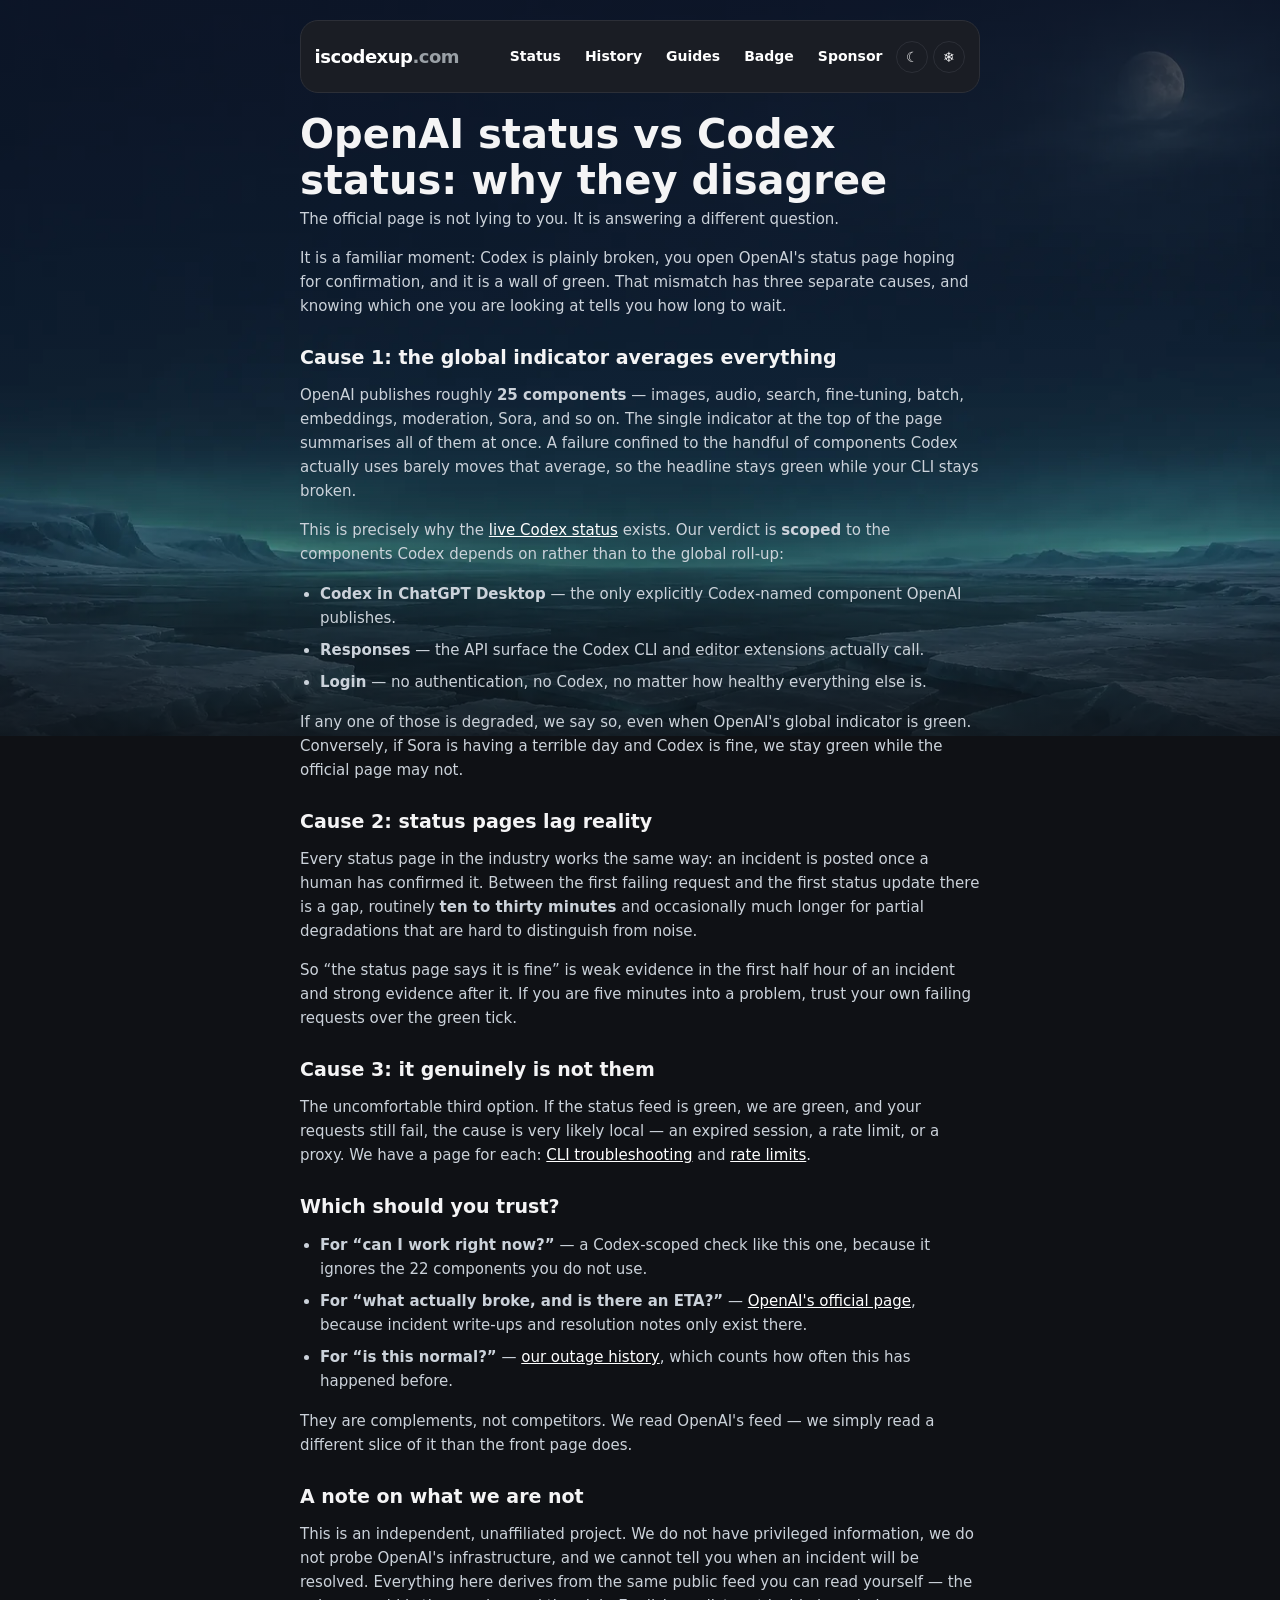
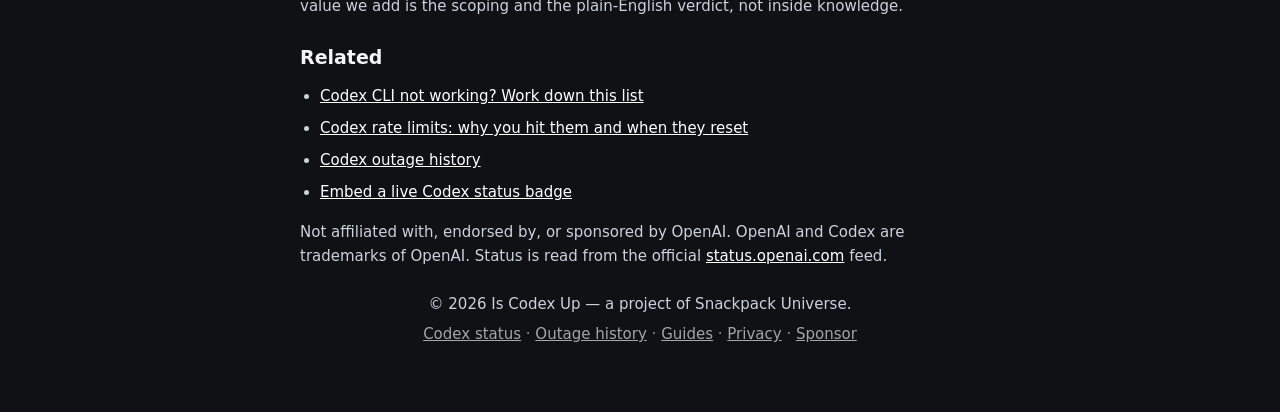
<file: openai-status-vs-codex-status.html>
<!DOCTYPE html>
<html lang="en">
<head>
  <meta charset="UTF-8" />
  <meta name="viewport" content="width=device-width, initial-scale=1.0" />
  <title>OpenAI Status vs Codex Status: Why They Disagree</title>
  <meta name="description" content="OpenAI's status page says everything is operational but Codex is clearly broken. Here is why the two disagree, and which one to trust when they do." />
  <meta name="robots" content="all" />
  <link rel="canonical" href="https://iscodexup.com/openai-status-vs-codex-status.html" />
  <link rel="icon" type="image/png" href="assets/favicon.png" />
  <link rel="stylesheet" href="style.css" />

  <meta property="og:title" content="OpenAI Status vs Codex Status: Why They Disagree" />
  <meta property="og:description" content="Why the official status page can say operational while Codex is clearly broken." />
  <meta property="og:type" content="article" />
  <meta property="og:url" content="https://iscodexup.com/openai-status-vs-codex-status.html" />
  <meta property="og:image" content="https://iscodexup.com/assets/og-openai-status-vs-codex-status.png" />
  <meta name="twitter:card" content="summary_large_image" />
  <meta name="twitter:image" content="https://iscodexup.com/assets/og-openai-status-vs-codex-status.png" />

  <script type="application/ld+json">
  {
    "@context": "https://schema.org",
    "@type": "FAQPage",
    "mainEntity": [
      {
        "@type": "Question",
        "name": "Why does OpenAI's status page say everything is fine when Codex is down?",
        "acceptedAnswer": {
          "@type": "Answer",
          "text": "OpenAI publishes around 25 separate components covering the whole product range. A global indicator averages across all of them, so a Codex-specific failure can leave the overall indicator green. Status pages are also updated by humans after an incident is confirmed, which typically lags the first user reports by several minutes to half an hour."
        }
      },
      {
        "@type": "Question",
        "name": "Which components does Codex actually depend on?",
        "acceptedAnswer": {
          "@type": "Answer",
          "text": "Codex in ChatGPT Desktop, the Responses API surface that the CLI and editor extensions call, and Login. If any of those three is degraded, Codex is affected regardless of what the global indicator says."
        }
      }
    ]
  }
  </script>
<!-- theme:generated -->
<script>
  (function () {
    var d = document.documentElement, t = null;
    try { t = localStorage.getItem("snackpack.theme.v1"); } catch (e) {}
    if (t !== "dark" && t !== "light" && t !== "cream") {
      // Dark for everyone on a first visit, not conditional on the OS: this
      // site is designed dark and that is what it should be judged on.
      t = "dark";
    }
    d.setAttribute("data-theme", t);
    d.setAttribute("data-theme-default", "dark");
  })();
</script>
<script defer src="theme.js"></script>
<link rel="stylesheet" href="seasonal-appearance.css">
<script src="seasonal-appearance.js" data-rotation-offset="1"></script>
<!-- /theme:generated -->

</head>
<body data-state="up">
  <main class="wrap legal">
    <header class="topbar">
      <a class="brand" href="/">iscodexup<span class="dot">.com</span></a>
<!-- nav:generated -->
    <nav aria-label="Primary">
      <ul class="nav-links">
        <li><a href="index.html">Status</a></li>
        <li><a href="history.html">History</a></li>
        <li><a href="guides.html">Guides</a></li>
        <li><a href="badge.html">Badge</a></li>
        <li><a href="sponsor.html">Sponsor</a></li>
      </ul>
    </nav>
<!-- /nav:generated -->

    </header>

    <h1>OpenAI status vs Codex status: why they disagree</h1>
    <p class="legal-updated">The official page is not lying to you. It is answering a different question.</p>

    <p>
      It is a familiar moment: Codex is plainly broken, you open OpenAI's status page hoping
      for confirmation, and it is a wall of green. That mismatch has three separate causes,
      and knowing which one you are looking at tells you how long to wait.
    </p>

    <h2>Cause 1: the global indicator averages everything</h2>
    <p>
      OpenAI publishes roughly <strong>25 components</strong> &mdash; images, audio, search,
      fine-tuning, batch, embeddings, moderation, Sora, and so on. The single indicator at the
      top of the page summarises all of them at once. A failure confined to the handful of
      components Codex actually uses barely moves that average, so the headline stays green
      while your CLI stays broken.
    </p>
    <p>
      This is precisely why the <a href="/">live Codex status</a> exists. Our verdict is <strong>scoped</strong> to the
      components Codex depends on rather than to the global roll-up:
    </p>
    <ul>
      <li><strong>Codex in ChatGPT Desktop</strong> &mdash; the only explicitly Codex-named component OpenAI publishes.</li>
      <li><strong>Responses</strong> &mdash; the API surface the Codex CLI and editor extensions actually call.</li>
      <li><strong>Login</strong> &mdash; no authentication, no Codex, no matter how healthy everything else is.</li>
    </ul>
    <p>
      If any one of those is degraded, we say so, even when OpenAI's global indicator is green.
      Conversely, if Sora is having a terrible day and Codex is fine, we stay green while the
      official page may not.
    </p>

    <h2>Cause 2: status pages lag reality</h2>
    <p>
      Every status page in the industry works the same way: an incident is posted once a human
      has confirmed it. Between the first failing request and the first status update there is
      a gap, routinely <strong>ten to thirty minutes</strong> and occasionally much longer for
      partial degradations that are hard to distinguish from noise.
    </p>
    <p>
      So &ldquo;the status page says it is fine&rdquo; is weak evidence in the first half hour
      of an incident and strong evidence after it. If you are five minutes into a problem,
      trust your own failing requests over the green tick.
    </p>

    <h2>Cause 3: it genuinely is not them</h2>
    <p>
      The uncomfortable third option. If the status feed is green, we are green, and your
      requests still fail, the cause is very likely local &mdash; an expired session, a rate
      limit, or a proxy. We have a page for each:
      <a href="codex-cli-not-working.html">CLI troubleshooting</a> and
      <a href="codex-rate-limits.html">rate limits</a>.
    </p>

    <h2>Which should you trust?</h2>
    <ul>
      <li><strong>For &ldquo;can I work right now?&rdquo;</strong> &mdash; a Codex-scoped check like this one, because it ignores the 22 components you do not use.</li>
      <li><strong>For &ldquo;what actually broke, and is there an ETA?&rdquo;</strong> &mdash; <a href="https://status.openai.com" target="_blank" rel="noopener">OpenAI's official page</a>, because incident write-ups and resolution notes only exist there.</li>
      <li><strong>For &ldquo;is this normal?&rdquo;</strong> &mdash; <a href="history.html">our outage history</a>, which counts how often this has happened before.</li>
    </ul>
    <p>
      They are complements, not competitors. We read OpenAI's feed &mdash; we simply read a
      different slice of it than the front page does.
    </p>

    <h2>A note on what we are not</h2>
    <p>
      This is an independent, unaffiliated project. We do not have privileged information, we
      do not probe OpenAI's infrastructure, and we cannot tell you when an incident will be
      resolved. Everything here derives from the same public feed you can read yourself &mdash;
      the value we add is the scoping and the plain-English verdict, not inside knowledge.
    </p>

    <h2>Related</h2>
    <ul>
      <li><a href="codex-cli-not-working.html">Codex CLI not working? Work down this list</a></li>
      <li><a href="codex-rate-limits.html">Codex rate limits: why you hit them and when they reset</a></li>
      <li><a href="history.html">Codex outage history</a></li>
      <li><a href="badge.html">Embed a live Codex status badge</a></li>
    </ul>

    <p class="badge-note">
      Not affiliated with, endorsed by, or sponsored by OpenAI. OpenAI and Codex are
      trademarks of OpenAI. Status is read from the official
      <a href="https://status.openai.com" target="_blank" rel="noopener">status.openai.com</a> feed.
    </p>

    <footer class="foot">
      <p class="foot-main">&copy; 2026 Is Codex Up &mdash; a project of Snackpack Universe.</p>
      <p class="foot-legal">
        <a href="/">Codex status</a> &middot; <a href="history.html">Outage history</a> &middot;
        <a href="guides.html">Guides</a> &middot;
        <a href="privacy.html">Privacy</a> &middot; <a href="sponsor.html">Sponsor</a>
      </p>
    </footer>
  </main>

<!-- Cloudflare Web Analytics -->
<script defer src="https://static.cloudflareinsights.com/beacon.min.js"
        data-cf-beacon='{"token": "cd86c3d12ce84ba78d722eaa217163dc"}'></script>
<!-- End Cloudflare Web Analytics -->
</body>
</html>
</file>
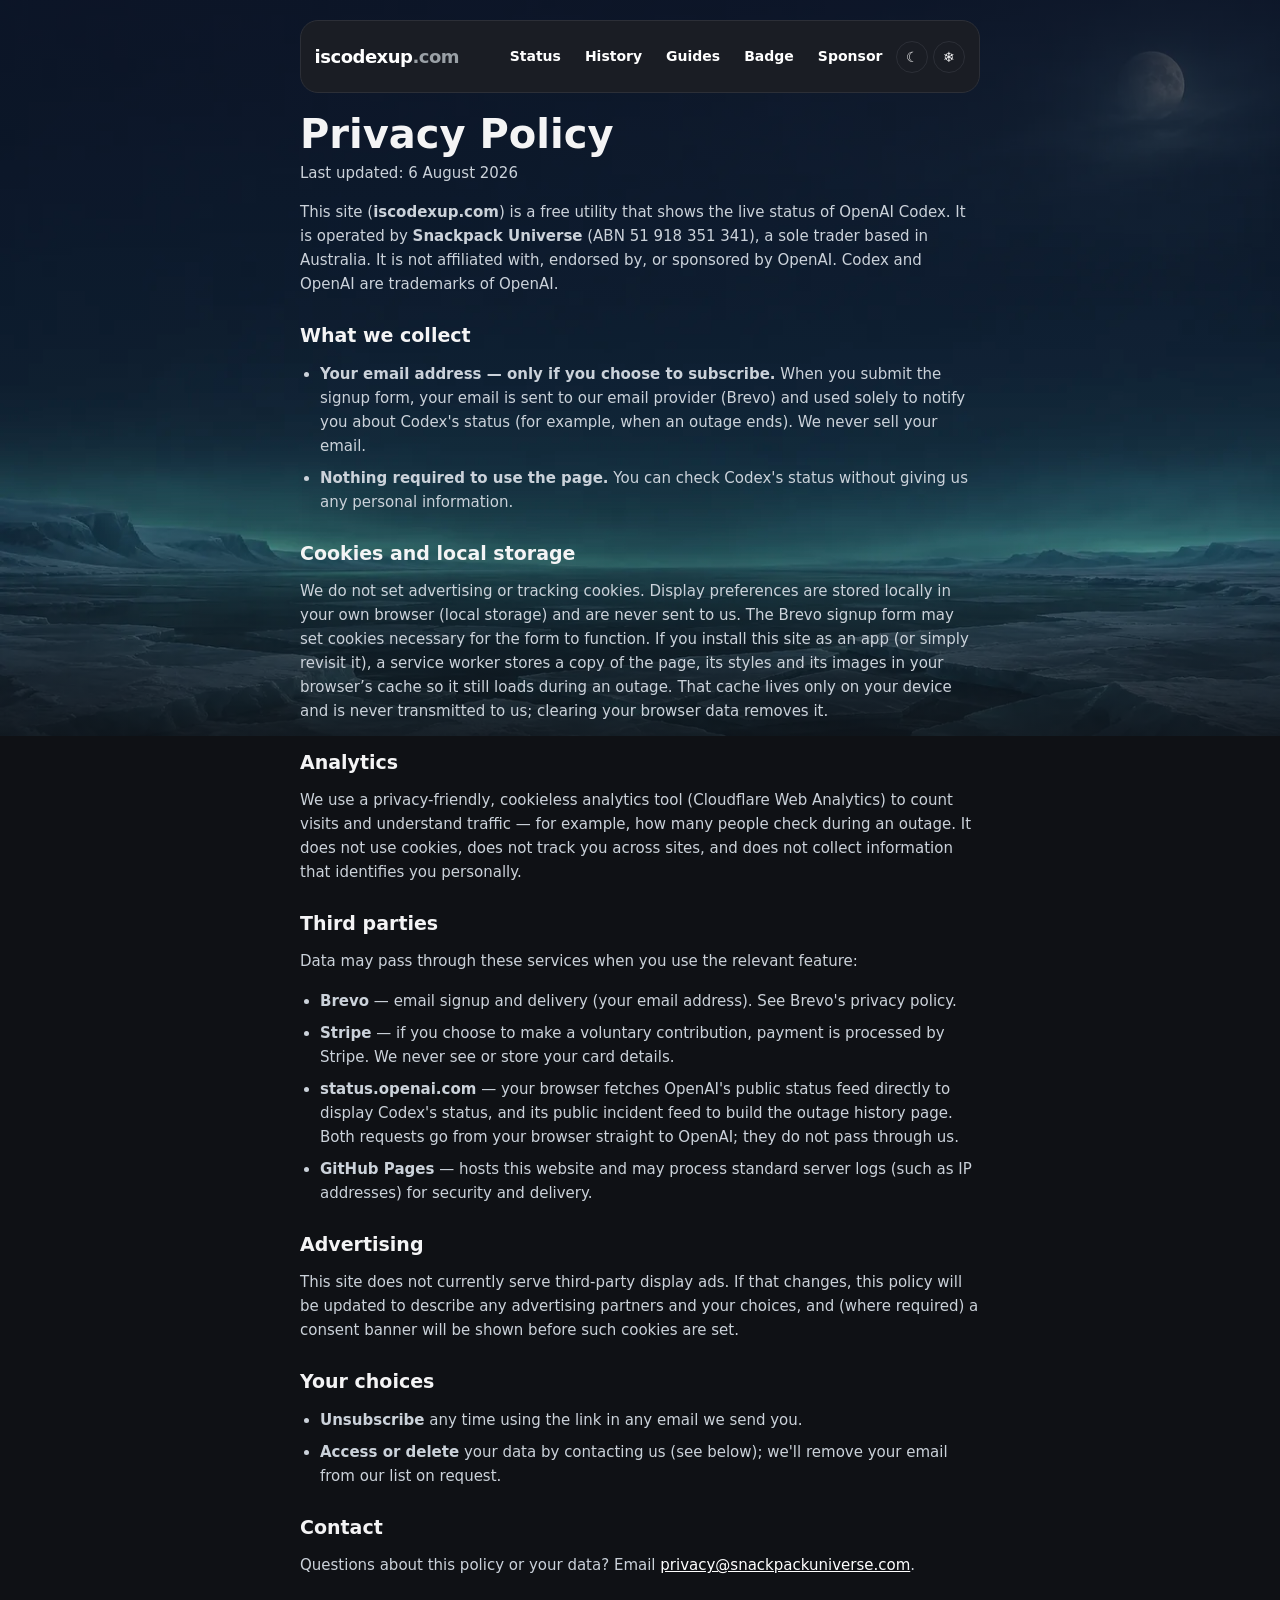
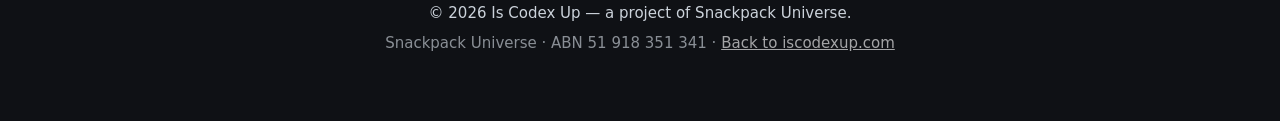
<file: privacy.html>
<!DOCTYPE html>
<html lang="en">
<head>
  <meta charset="UTF-8" />
  <meta name="viewport" content="width=device-width, initial-scale=1.0" />
  <title>Privacy Policy — Is Codex Up</title>
  <meta name="description" content="Privacy policy for iscodexup.com — what we collect, how we use it, and the third parties involved." />
  <meta name="robots" content="all" />
  <link rel="canonical" href="https://iscodexup.com/privacy.html" />
  <link rel="icon" type="image/png" href="assets/favicon.png" />
  <link rel="stylesheet" href="style.css" />
<!-- theme:generated -->
<script>
  (function () {
    var d = document.documentElement, t = null;
    try { t = localStorage.getItem("snackpack.theme.v1"); } catch (e) {}
    if (t !== "dark" && t !== "light" && t !== "cream") {
      // Dark for everyone on a first visit, not conditional on the OS: this
      // site is designed dark and that is what it should be judged on.
      t = "dark";
    }
    d.setAttribute("data-theme", t);
    d.setAttribute("data-theme-default", "dark");
  })();
</script>
<script defer src="theme.js"></script>
<link rel="stylesheet" href="seasonal-appearance.css">
<script src="seasonal-appearance.js" data-rotation-offset="1"></script>
<!-- /theme:generated -->

</head>
<body data-state="up">
  <main class="wrap legal">
    <header class="topbar">
      <a class="brand" href="/">iscodexup<span class="dot">.com</span></a>
<!-- nav:generated -->
    <nav aria-label="Primary">
      <ul class="nav-links">
        <li><a href="index.html">Status</a></li>
        <li><a href="history.html">History</a></li>
        <li><a href="guides.html">Guides</a></li>
        <li><a href="badge.html">Badge</a></li>
        <li><a href="sponsor.html">Sponsor</a></li>
      </ul>
    </nav>
<!-- /nav:generated -->

    </header>

    <h1>Privacy Policy</h1>
    <p class="legal-updated">Last updated: 6 August 2026</p>

    <p>
      This site (<strong>iscodexup.com</strong>) is a free utility that shows the live status of
      OpenAI Codex. It is operated by <strong>Snackpack Universe</strong>
      (ABN 51&nbsp;918&nbsp;351&nbsp;341), a sole trader based in Australia. It is not affiliated with,
      endorsed by, or sponsored by OpenAI. Codex and OpenAI are trademarks of OpenAI.
    </p>

    <h2>What we collect</h2>
    <ul>
      <li>
        <strong>Your email address — only if you choose to subscribe.</strong> When you submit the
        signup form, your email is sent to our email provider (Brevo) and used solely to notify you
        about Codex's status (for example, when an outage ends). We never sell your email.
      </li>
      <li>
        <strong>Nothing required to use the page.</strong> You can check Codex's status without
        giving us any personal information.
      </li>
    </ul>

    <h2>Cookies and local storage</h2>
    <p>
      We do not set advertising or tracking cookies. Display preferences are stored locally in your own browser (local storage) and are never sent to us. The Brevo signup form may set cookies necessary for the form to function. If you install this site as an app (or simply revisit it), a service worker stores a copy of the page, its styles and its images in your browser&rsquo;s cache so it still loads during an outage. That cache lives only on your device and is never transmitted to us; clearing your browser data removes it.
    </p>

    <h2>Analytics</h2>
    <p>
      We use a privacy-friendly, cookieless analytics tool (Cloudflare Web Analytics) to count
      visits and understand traffic — for example, how many people check during an outage. It does
      not use cookies, does not track you across sites, and does not collect information that
      identifies you personally.
    </p>

    <h2>Third parties</h2>
    <p>Data may pass through these services when you use the relevant feature:</p>
    <ul>
      <li><strong>Brevo</strong> — email signup and delivery (your email address). See Brevo's privacy policy.</li>
      <li><strong>Stripe</strong> — if you choose to make a voluntary contribution, payment is processed by Stripe. We never see or store your card details.</li>
      <li><strong>status.openai.com</strong> — your browser fetches OpenAI's public status feed directly to display Codex's status, and its public incident feed to build the outage history page. Both requests go from your browser straight to OpenAI; they do not pass through us.</li>
      <li><strong>GitHub Pages</strong> — hosts this website and may process standard server logs (such as IP addresses) for security and delivery.</li>
    </ul>

    <h2>Advertising</h2>
    <p>
      This site does not currently serve third-party display ads. If that changes, this policy will be
      updated to describe any advertising partners and your choices, and (where required) a consent
      banner will be shown before such cookies are set.
    </p>

    <h2>Your choices</h2>
    <ul>
      <li><strong>Unsubscribe</strong> any time using the link in any email we send you.</li>
      <li><strong>Access or delete</strong> your data by contacting us (see below); we'll remove your email from our list on request.</li>
    </ul>

    <h2>Contact</h2>
    <p>
      Questions about this policy or your data? Email
      <a href="mailto:privacy@snackpackuniverse.com">privacy@snackpackuniverse.com</a>.
    </p>

    <footer class="foot">
      <p class="foot-main">© 2026 Is Codex Up — a project of Snackpack Universe.</p>
      <p class="foot-legal">
        Snackpack Universe · ABN 51 918 351 341 · <a href="/">Back to iscodexup.com</a>
      </p>
    </footer>
  </main>

  <!-- Cloudflare Web Analytics — privacy-friendly, cookieless -->
  <script defer src="https://static.cloudflareinsights.com/beacon.min.js"
          data-cf-beacon='{"token": "cd86c3d12ce84ba78d722eaa217163dc"}'></script>
</body>
</html>
</file>
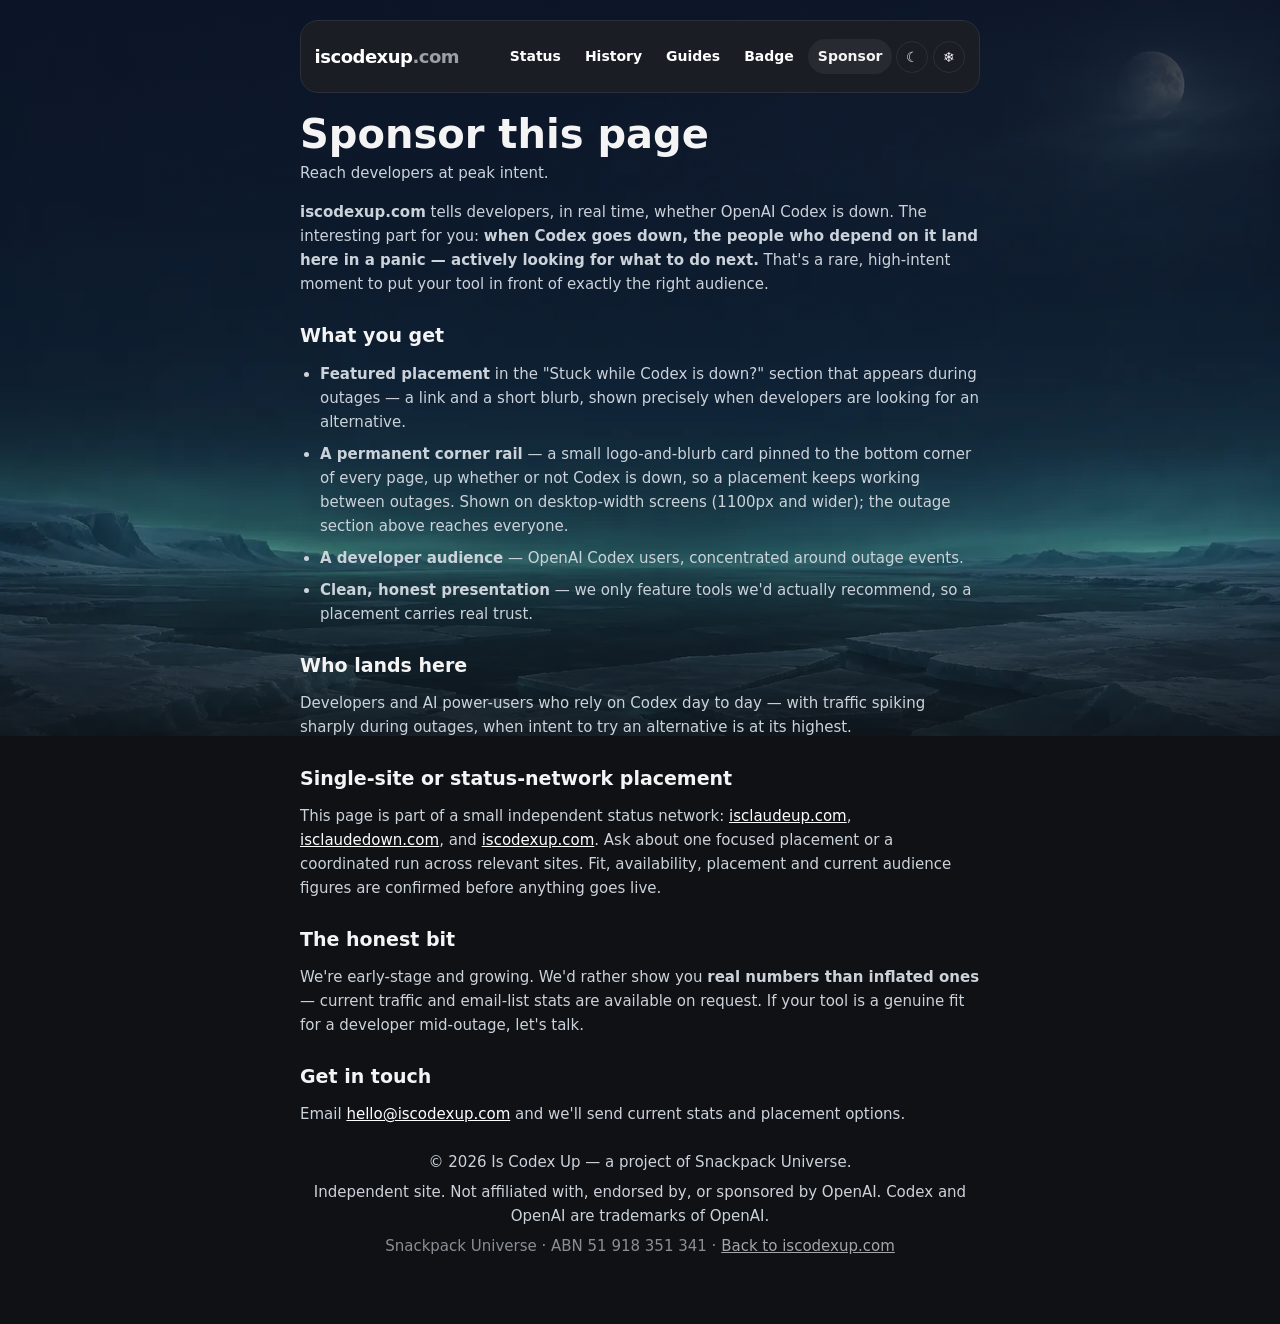
<file: sponsor.html>
<!DOCTYPE html>
<html lang="en">
<head>
  <meta charset="UTF-8" />
  <meta name="viewport" content="width=device-width, initial-scale=1.0" />
  <title>Sponsor — Is Codex Up</title>
  <meta name="description" content="Sponsor iscodexup.com — reach developers at the exact moment Codex goes down and they're looking for an alternative." />
  <meta name="robots" content="all" />
  <link rel="canonical" href="https://iscodexup.com/sponsor.html" />
  <link rel="icon" type="image/png" href="assets/favicon.png" />
  <link rel="stylesheet" href="style.css" />
<!-- theme:generated -->
<script>
  (function () {
    var d = document.documentElement, t = null;
    try { t = localStorage.getItem("snackpack.theme.v1"); } catch (e) {}
    if (t !== "dark" && t !== "light" && t !== "cream") {
      // Dark for everyone on a first visit, not conditional on the OS: this
      // site is designed dark and that is what it should be judged on.
      t = "dark";
    }
    d.setAttribute("data-theme", t);
    d.setAttribute("data-theme-default", "dark");
  })();
</script>
<script defer src="theme.js"></script>
<link rel="stylesheet" href="seasonal-appearance.css">
<script src="seasonal-appearance.js" data-rotation-offset="1"></script>
<!-- /theme:generated -->

</head>
<body data-state="up">
  <main class="wrap legal">
    <header class="topbar">
      <a class="brand" href="/">iscodexup<span class="dot">.com</span></a>
<!-- nav:generated -->
    <nav aria-label="Primary">
      <ul class="nav-links">
        <li><a href="index.html">Status</a></li>
        <li><a href="history.html">History</a></li>
        <li><a href="guides.html">Guides</a></li>
        <li><a href="badge.html">Badge</a></li>
        <li><a href="sponsor.html" aria-current="page">Sponsor</a></li>
      </ul>
    </nav>
<!-- /nav:generated -->

    </header>

    <h1>Sponsor this page</h1>
    <p class="legal-updated">Reach developers at peak intent.</p>

    <p>
      <strong>iscodexup.com</strong> tells developers, in real time, whether OpenAI Codex
      is down. The interesting part for you: <strong>when Codex goes down,
      the people who depend on it land here in a panic — actively looking for what to do
      next.</strong> That's a rare, high-intent moment to put your tool in front of exactly
      the right audience.
    </p>

    <h2>What you get</h2>
    <ul>
      <li><strong>Featured placement</strong> in the "Stuck while Codex is down?" section that
        appears during outages — a link and a short blurb, shown precisely when developers are
        looking for an alternative.</li>
      <li><strong>A permanent corner rail</strong> — a small logo-and-blurb card pinned to
        the bottom corner of every page, up whether or not Codex is down, so a placement keeps
        working between outages. Shown on desktop-width screens (1100px and wider); the
        outage section above reaches everyone.</li>
      <li><strong>A developer audience</strong> — OpenAI Codex users, concentrated
        around outage events.</li>
      <li><strong>Clean, honest presentation</strong> — we only feature tools we'd actually
        recommend, so a placement carries real trust.</li>
    </ul>

    <h2>Who lands here</h2>
    <p>
      Developers and AI power-users who rely on Codex day to day — with traffic spiking sharply
      during outages, when intent to try an alternative is at its highest.
    </p>

    <h2>Single-site or status-network placement</h2>
    <p>
      This page is part of a small independent status network:
      <a href="https://isclaudeup.com/">isclaudeup.com</a>,
      <a href="https://isclaudedown.com/">isclaudedown.com</a>, and
      <a href="https://iscodexup.com/">iscodexup.com</a>. Ask about one focused
      placement or a coordinated run across relevant sites. Fit, availability,
      placement and current audience figures are confirmed before anything goes live.
    </p>

    <h2>The honest bit</h2>
    <p>
      We're early-stage and growing. We'd rather show you <strong>real numbers than inflated
      ones</strong> — current traffic and email-list stats are available on request. If your tool
      is a genuine fit for a developer mid-outage, let's talk.
    </p>

    <h2>Get in touch</h2>
    <p>
      Email <a href="mailto:hello@iscodexup.com">hello@iscodexup.com</a> and we'll send current
      stats and placement options.
    </p>

    <footer class="foot">
      <p class="foot-main">© 2026 Is Codex Up — a project of Snackpack Universe.</p>
      <p class="foot-note">
        Independent site. Not affiliated with, endorsed by, or sponsored by OpenAI.
        Codex and OpenAI are trademarks of OpenAI.
      </p>
      <p class="foot-legal">
        Snackpack Universe · ABN 51 918 351 341 · <a href="/">Back to iscodexup.com</a>
      </p>
    </footer>
  </main>

  <!-- Cloudflare Web Analytics — privacy-friendly, cookieless -->
  <script defer src="https://static.cloudflareinsights.com/beacon.min.js"
          data-cf-beacon='{"token": "cd86c3d12ce84ba78d722eaa217163dc"}'></script>
</body>
</html>
</file>
<file: style.css>
:root {
  --bg: #0f1115;
  --fg: #f4f4f5;
  --muted: #9aa0a6;
  --card: #1a1d24;
  --up: #16a34a;
  --up-soft: #052e16;
  --down: #dc2626;
  --down-soft: #3f0d0d;
  --warn: #d97706;
  --warn-soft: #3a2606;
  --radius: 18px;
  --fg-soft: #cbd2da;
  --line: #24272f;
  --line-strong: #2c2f37;
  --line-strongest: rgba(255, 255, 255, .34);
  --overlay: rgba(255, 255, 255, .06);
  --on-bright: #0f1115;
}

/* ---------------------------------------------------------------------------
   Themes
   ---------------------------------------------------------------------------
   dark (default) → light → cream, cycled by theme.js and set on <html> before
   first paint by an inline snippet in each page's <head>.

   This page tints toward the verdict (see body[data-state] below), so the
   "-soft" colours are not decoration — they ARE the page background during an
   outage. Each theme therefore needs its own tint that stays readable: deep
   near-blacks on dark, pale washes on the two light themes.

   --on-bright is text that sits on a saturated badge (the green/red pills), so
   it stays dark in every theme; the badge colour underneath does not change.
--------------------------------------------------------------------------- */

:root[data-theme="dark"] {
  --bg: #0f1115;
  --fg: #f4f4f5;
  --muted: #9aa0a6;
  --card: #1a1d24;
  --fg-soft: #cbd2da;
  --line: #24272f;
  --line-strong: #2c2f37;
  --line-strongest: rgba(255, 255, 255, .34);
  --overlay: rgba(255, 255, 255, .06);
  --on-bright: #0f1115;
  --up: #16a34a;  --up-soft: #052e16;
  --down: #dc2626; --down-soft: #3f0d0d;
  --warn: #d97706; --warn-soft: #3a2606;
}

:root[data-theme="light"] {
  --bg: #f4f8fd;
  --fg: #16202c;
  --muted: #5b6b7c;
  --card: #ffffff;
  --fg-soft: #445468;
  --line: rgba(22, 32, 44, .12);
  --line-strong: rgba(22, 32, 44, .2);
  --line-strongest: rgba(22, 32, 44, .38);
  --overlay: rgba(22, 32, 44, .05);
  --on-bright: #ffffff;
  --up: #15803d;  --up-soft: #d8f3e0;
  --down: #b91c1c; --down-soft: #fbdcdc;
  --warn: #b45309; --warn-soft: #fbeccd;
}

:root[data-theme="cream"] {
  --bg: #f6efe4;
  --fg: #201713;
  --muted: #6a5b52;
  --card: #fffdf8;
  --fg-soft: #4c4039;
  --line: rgba(32, 23, 19, .12);
  --line-strong: rgba(32, 23, 19, .2);
  --line-strongest: rgba(32, 23, 19, .38);
  --overlay: rgba(32, 23, 19, .05);
  --on-bright: #fffdf8;
  --up: #1f8f77;  --up-soft: #ddefe9;
  --down: #c0392b; --down-soft: #f8e2dd;
  --warn: #b9481e; --warn-soft: #f7e6d5;
}

/* ---------- Top nav ----------------------------------------------------- */
/* The site had no nav: history, badge and sponsor were reachable only from body
   copy and the footer, which is why the outage-history page -- the one piece of
   evergreen, indexable content here -- was effectively unlinked. */

.topbar {
  display: flex;
  align-items: center;
  justify-content: space-between;
  gap: 12px;
  flex-wrap: wrap;
}

/* margin-left:auto rather than relying on the topbar's space-between: when the
   header wraps on a narrow screen the nav becomes its own flex line, and
   space-between then puts a lone item at flex-start. An auto margin keeps it
   on the right in both states, so it does not jump sides at the wrap point. */
.topbar nav { margin-left: auto; }

.nav-links {
  display: flex;
  align-items: center;
  justify-content: flex-end;
  gap: 4px;
  margin: 0;
  padding: 0;
  list-style: none;
  flex-wrap: wrap;
}

.nav-links a {
  display: inline-block;
  padding: 6px 10px;
  border-radius: 999px;
  color: var(--muted);
  text-decoration: none;
  font-size: 14px;
  font-weight: 600;
}

.nav-links a:hover { color: var(--fg); background: var(--overlay); }
.nav-links a[aria-current="page"] { color: var(--fg); background: var(--overlay); }
.nav-links a:focus-visible { outline: 2px solid var(--fg); outline-offset: 2px; }

/* ---------- Theme toggle ------------------------------------------------ */

.theme-toggle {
  display: inline-grid;
  place-items: center;
  width: 32px;
  height: 32px;
  padding: 0;
  border: 1px solid var(--line-strong);
  border-radius: 50%;
  background: var(--card);
  color: var(--fg);
  font-size: 14px;
  line-height: 1;
  cursor: pointer;
  transition: transform .12s ease, border-color .12s ease;
}

.theme-toggle:hover { border-color: var(--line-strongest); transform: rotate(-12deg); }
.theme-toggle:focus-visible { outline: 2px solid var(--fg); outline-offset: 2px; }

.nav-theme-item { display: flex; align-items: center; margin-left: 2px; }

.theme-toggle--floating {
  position: fixed;
  top: 14px;
  right: 14px;
  z-index: 60;
  box-shadow: 0 2px 10px rgba(0, 0, 0, .25);
}

@media (prefers-reduced-motion: reduce) {
  .theme-toggle { transition: none; }
  .theme-toggle:hover { transform: none; }
}


* { box-sizing: border-box; }

html, body {
  margin: 0;
  padding: 0;
  background: var(--bg);
  color: var(--fg);
  font-family: system-ui, -apple-system, "Segoe UI", Roboto, Helvetica, Arial, sans-serif;
  -webkit-font-smoothing: antialiased;
}

/* The whole page tints toward the verdict */
body[data-state="up"]   { background: radial-gradient(1200px 600px at 50% -10%, var(--up-soft), var(--bg)); }
body[data-state="down"] { background: radial-gradient(1200px 600px at 50% -10%, var(--down-soft), var(--bg)); }
body[data-state="degraded"] { background: radial-gradient(1200px 600px at 50% -10%, var(--warn-soft), var(--bg)); }

.wrap {
  max-width: 720px;
  margin: 0 auto;
  padding: 20px 20px 60px;
}

.topbar { padding: 8px 0 4px; }
.brand { font-weight: 800; letter-spacing: -0.5px; font-size: 18px; }
.brand .dot { color: var(--muted); font-weight: 600; }

/* ---------- THE BIG TV ---------- */
.tv {
  text-align: center;
  padding: 28px 16px 24px;
}

.question {
  font-size: clamp(16px, 4vw, 20px);
  color: var(--muted);
  margin: 8px 0 0;
}

.verdict {
  font-size: clamp(72px, 22vw, 160px);
  line-height: 0.95;
  margin: 4px 0 8px;
  font-weight: 900;
  letter-spacing: -3px;
}
body[data-state="up"]   .verdict { color: var(--up); }
body[data-state="down"] .verdict { color: var(--down); }
body[data-state="degraded"] .verdict { color: var(--warn); }

.subline {
  font-size: clamp(15px, 3.5vw, 19px);
  color: var(--fg);
  margin: 0 auto 20px;
  max-width: 480px;
}

/* ---------- MASCOT ---------- */
.mascot { line-height: 0; }
.mascot img {
  display: block;
  margin: 0 auto;
  width: clamp(160px, 42vw, 240px);
  height: auto;
  filter: drop-shadow(0 14px 30px rgba(0, 0, 0, .55));
  transition: filter .3s;
}
body[data-state="up"] .mascot img { filter: drop-shadow(0 0 26px rgba(34, 197, 94, .45)); }
body[data-state="degraded"] .mascot img { filter: drop-shadow(0 0 26px rgba(217, 119, 6, .45)); }
body[data-state="down"] .mascot img {
  filter: drop-shadow(0 0 26px rgba(220, 38, 38, .5));
  animation: glitch 0.9s infinite steps(2);
}

@keyframes glitch {
  0%   { transform: translate(0, 0); }
  25%  { transform: translate(-2px, 1px); }
  50%  { transform: translate(2px, -1px); }
  75%  { transform: translate(-1px, -1px); }
  100% { transform: translate(0, 0); }
}

/* ---------- SMASH BUTTON ---------- */
.smash {
  appearance: none;
  border: none;
  background: none;
  cursor: pointer;
  padding: 4px;
  display: inline-flex;
  flex-direction: column;
  align-items: center;
  gap: 6px;
  transition: transform .05s ease, filter .1s ease;
  user-select: none;
  -webkit-tap-highlight-color: transparent;
}
.smash img {
  width: clamp(110px, 30vw, 150px);
  height: auto;
  filter: drop-shadow(0 6px 14px rgba(0,0,0,.5));
  pointer-events: none;
}
.smash:hover { filter: brightness(1.08); }
.smash:active { transform: translateY(4px) scale(.95); }
/* lit glow that matches the active button color */
body[data-state="up"]   .smash img { filter: drop-shadow(0 0 18px rgba(132, 204, 22, .65)); }
body[data-state="down"] .smash img { filter: drop-shadow(0 0 18px rgba(220, 38, 38, .65)); }
.smash-label {
  font-size: 16px;
  font-weight: 800;
  letter-spacing: .5px;
  color: var(--fg);
  text-transform: uppercase;
}
.smash.pop { animation: pop .25s ease; }
@keyframes pop { 50% { transform: scale(1.08); } }

.quote {
  min-height: 1.4em;
  margin: 16px auto 6px;
  max-width: 460px;
  font-style: italic;
  color: var(--fg);
  opacity: 0;
  transition: opacity .2s;
}
.quote.show { opacity: 1; }

/* ---------- SHARE + SISTER SITE ---------- */
/* Deliberately quiet: the smash button is the hero, this sits under it. */
.share {
  display: inline-flex;
  align-items: center;
  gap: 8px;
  margin: 18px auto 0;
  padding: 9px 16px;
  font: inherit;
  font-size: 14px;
  font-weight: 700;
  color: var(--muted);
  background: transparent;
  border: 1px solid var(--line-strong);
  border-radius: 999px;
  cursor: pointer;
  transition: color .15s ease, border-color .15s ease, background .15s ease;
}
.share:hover,
.share:focus-visible {
  color: var(--fg);
  border-color: var(--line-strongest);
  background: var(--overlay);
}
.share .share-icon { font-size: 15px; line-height: 1; }
/* Nudge toward the verdict colour during an incident — that's when sharing matters. */
body[data-state="down"] .share { border-color: rgba(220, 38, 38, .45); color: var(--fg); }
body[data-state="degraded"] .share { border-color: rgba(217, 119, 6, .45); }

.sister {
  margin: 14px auto 0;
  font-size: 13px;
  color: var(--muted);
}
.sister a { color: var(--muted); text-decoration: underline; text-underline-offset: 2px; }
.sister a:hover, .sister a:focus-visible { color: var(--fg); }

/* ---------- SECTIONS ---------- */
.signup, .components {
  background: var(--card);
  border-radius: var(--radius);
  padding: 24px;
  margin: 22px 0;
}
.signup { text-align: center; }
.signup h2, .components h2 { margin: 0 0 6px; font-size: 20px; }
.signup p { color: var(--muted); margin: 0 0 16px; }

.finehint { font-size: 12px; color: var(--muted); margin-top: 10px; }

/* ---------- BREVO FORM (dark-theme overrides) ---------- */
.signup .sib-form { padding: 0; background: transparent !important; }
.signup .sib-form-container { max-width: 440px; margin: 0 auto; }
.signup #sib-container {
  background: transparent !important;
  border: none !important;
  padding: 0 !important;
  max-width: none !important;
}
/* email field + button on one row, wrapping on mobile */
.signup #sib-form {
  display: flex;
  flex-wrap: wrap;
  gap: 8px;
  justify-content: center;
  align-items: flex-start;
}
.signup .sib-input { flex: 1 1 220px; padding: 0 !important; margin: 0 !important; }
.signup .form__entry, .signup .entry_block, .signup .form__label-row { margin: 0 !important; padding: 0 !important; }
.signup .sib-form .input,
.signup #sib-form input.input {
  box-sizing: border-box !important;
  width: 100%;
  height: 48px !important;
  padding: 0 14px !important;
  border-radius: 10px !important;
  border: 1px solid var(--line-strong) !important;
  background: var(--bg) !important;
  color: var(--fg) !important;
  font-size: 15px !important;
  font-family: inherit !important;
  box-shadow: none !important;
}
.signup .sib-form .input::placeholder { color: var(--muted) !important; }
.signup .sib-form-block { padding: 0 !important; }
.signup .sib-form-block__button {
  box-sizing: border-box !important;
  height: 48px !important;
  padding: 0 22px !important;
  border: none !important;
  border-radius: 10px !important;
  cursor: pointer;
  background: #84cc16 !important;
  color: var(--on-bright) !important;
  font-weight: 800 !important;
  font-size: 15px !important;
  font-family: inherit !important;
  white-space: nowrap;
  transition: filter .12s ease;
}
.signup .sib-form-block__button:hover { filter: brightness(1.08); }
/* GDPR consent row — full width, sits on its own line below email+button */
.signup .sib-optin { flex-basis: 100%; padding: 0 !important; margin: 4px 0 0 !important; }
.signup .entry_mcq { margin: 0 !important; padding: 0 !important; }
.signup .consent-label {
  display: flex; align-items: flex-start; gap: 8px;
  text-align: left; cursor: pointer;
}
.signup .consent-label input[type="checkbox"] {
  width: 16px; height: 16px; margin: 1px 0 0; flex: 0 0 auto;
  accent-color: #84cc16; cursor: pointer;
}
.signup .consent-text { font-size: 12px; color: var(--muted); line-height: 1.45; }
.signup .consent-text a { color: #84cc16; }
/* field-level error text */
.signup .entry__error {
  flex-basis: 100%;
  margin-top: 6px !important;
  padding: 8px 10px !important;
  font-family: inherit !important;
  font-size: 13px !important;
}
/* success / error notification panels */
.signup .sib-form-message-panel {
  max-width: 440px !important;
  margin: 0 auto 14px !important;
  border-radius: 10px !important;
  font-family: inherit !important;
  font-size: 14px !important;
}

/* component list */
#components { list-style: none; margin: 0; padding: 0; }
#components li {
  display: flex; justify-content: space-between; align-items: center;
  padding: 12px 4px; border-bottom: 1px solid var(--line); font-size: 15px;
}
#components li:last-child { border-bottom: none; }
.pill { font-size: 12px; font-weight: 700; padding: 4px 10px; border-radius: 999px; text-transform: capitalize; }
.pill.operational { background: var(--up-soft); color: #4ade80; }
.pill.degraded_performance, .pill.partial_outage { background: var(--warn-soft); color: #fbbf24; }
.pill.major_outage { background: var(--down-soft); color: #f87171; }

/* ---------- LEGAL / CONTENT PAGES ---------- */
.brand { text-decoration: none; color: var(--fg); }
.legal { max-width: 720px; }
.legal h1 { font-size: clamp(28px, 7vw, 40px); margin: 18px 0 4px; }
.legal h2 { font-size: 19px; margin: 28px 0 6px; }
.legal p, .legal li { color: var(--fg-soft); line-height: 1.6; font-size: 15px; }
.legal ul { padding-left: 20px; }
.legal li { margin: 8px 0; }
.legal a { color: #fff; }
.legal-updated { color: var(--muted); font-size: 13px; margin-top: 0; }

/* ---------- CONTEXTUAL BACKUP TOOLS (outage only) ---------- */
.alternatives {
  display: none; /* hidden when the product is up — keeps the calm view clean */
  background: var(--card);
  border: 1px solid var(--warn);
  border-radius: var(--radius);
  padding: 24px;
  margin: 22px 0;
  text-align: center;
}
body[data-state="down"] .alternatives,
body[data-state="degraded"] .alternatives { display: block; }
.alternatives h2 { margin: 0 0 6px; font-size: 20px; }
.alternatives > p { color: var(--muted); margin: 0 auto; max-width: 440px; }
.alt-list {
  list-style: none;
  margin: 16px auto 0;
  padding: 0;
  display: grid;
  gap: 8px;
  max-width: 440px;
}
.alt-list li {
  display: flex;
  justify-content: space-between;
  align-items: center;
  gap: 12px;
  padding: 12px 14px;
  background: var(--bg);
  border-radius: 10px;
}
.alt-list a { color: var(--fg); font-weight: 700; text-decoration: none; }
.alt-list a:hover { text-decoration: underline; }
.alt-list span { color: var(--muted); font-size: 13px; }
.alt-disclaimer { color: var(--muted); font-size: 12px; margin-top: 14px; }

/* ---------- WAITING ROOM (outage only) ---------- */
/* Same outage gating as .alternatives, but visually quieter: this is a nice-to-have
   for a blocked reader, not a substitute tool, so it must not out-shout the
   backup-tools slot above it. */
.waiting-room {
  display: none;
  margin: 22px auto 0;
  max-width: 620px;
  text-align: center;
}
body[data-state="down"] .waiting-room,
body[data-state="degraded"] .waiting-room { display: block; }
.waiting-room > h3 { margin: 18px 0 8px; font-size: 14px; color: var(--muted); font-weight: 700; }
.waiting-room .alt-list { margin-top: 0; max-width: 440px; }
.waiting-room .alt-disclaimer a { color: var(--muted); }

.atlas-waiting-card {
  overflow: hidden;
  border: 1px solid rgba(132, 204, 22, .34);
  border-radius: var(--radius);
  background: linear-gradient(145deg, #0b1730, #07101f);
  box-shadow: 0 22px 54px rgba(0, 0, 0, .24);
  text-align: left;
}
.atlas-waiting-media { display: block; border-bottom: 1px solid rgba(255, 255, 255, .1); }
.atlas-waiting-media img { display: block; width: 100%; height: auto; aspect-ratio: 8 / 5; object-fit: cover; }
.atlas-waiting-copy { padding: 20px; }
.atlas-waiting-eyebrow { display: inline-block; margin-bottom: 8px; color: #bef264; font-size: 11px; font-weight: 800; letter-spacing: .09em; text-transform: uppercase; }
.atlas-waiting-copy h2 { margin: 0 0 8px; color: #f8fafc; font-size: clamp(22px, 5vw, 30px); line-height: 1.08; }
.atlas-waiting-copy p { margin: 0; color: #cbd5e1; font-size: 14px; line-height: 1.55; }
.atlas-waiting-cta { display: inline-flex; align-items: center; gap: 8px; min-height: 44px; margin-top: 16px; padding: 0 16px; border-radius: 999px; background: #bef264; color: #17230c; font-weight: 800; text-decoration: none; transition: transform .15s ease, background .15s ease; }
.atlas-waiting-cta:hover,
.atlas-waiting-cta:focus-visible { background: #d9f99d; transform: translateY(-1px); }
.atlas-waiting-copy small { display: block; margin-top: 12px; color: #94a3b8; font-size: 11px; line-height: 1.45; }

@media (max-width: 520px) {
  .atlas-waiting-copy { padding: 17px; }
  .atlas-waiting-media img { aspect-ratio: 4 / 3; }
}

/* ---------- COMPANION TOOLS (always visible — pairs WITH the product, not a substitute) ---------- */
/* Deliberately separate from .alternatives: these are not outage fallbacks, so they
   show in the calm "up" view too. Kept quieter than .alternatives so the backup-tools
   slot stays the credible centrepiece. */
.companions {
  margin: 28px auto 0;
  max-width: 440px;
  text-align: center;
}
.companions h2 { margin: 0 0 4px; font-size: 16px; color: var(--muted); font-weight: 700; }
.companions > p { color: var(--muted); font-size: 13px; margin: 0 auto 12px; }
/* reuses .alt-list markup for consistent row styling */
.companions .alt-list { margin-top: 0; }

/* ---------- FAQ ---------- */
.faq {
  background: var(--card);
  border-radius: var(--radius);
  padding: 24px;
  margin: 22px 0;
}
.faq h2 { margin: 0 0 8px; font-size: 20px; }
.faq details { border-bottom: 1px solid var(--line); padding: 14px 0; }
.faq details:last-child { border-bottom: none; padding-bottom: 0; }
.faq summary {
  cursor: pointer;
  font-weight: 700;
  font-size: 15px;
  list-style: none;
  display: flex;
  justify-content: space-between;
  align-items: center;
  gap: 12px;
}
.faq summary::-webkit-details-marker { display: none; }
.faq summary::after { content: "+"; color: var(--muted); font-weight: 700; font-size: 18px; }
.faq details[open] summary::after { content: "–"; }
.faq details p { color: var(--muted); font-size: 14px; line-height: 1.55; margin: 10px 0 2px; }

/* ---------- SUPPORT / DONATE ---------- */
.support-card {
  background: var(--card);
  border-radius: var(--radius);
  padding: 24px;
  margin: 22px 0;
  text-align: center;
}
.donate {
  display: inline-flex;
  flex-direction: column;
  align-items: center;
  gap: 10px;
  text-decoration: none;
  transition: transform .08s ease, filter .15s ease;
}
.donate img {
  width: clamp(130px, 34vw, 170px);
  height: auto;
  filter: drop-shadow(0 8px 22px rgba(0, 0, 0, .5));
}
.donate:hover { transform: translateY(-3px); }
.donate:hover img { filter: drop-shadow(0 0 22px rgba(132, 204, 22, .5)); }
.donate-btn {
  background: #84cc16;
  color: var(--on-bright);
  font-weight: 800;
  font-size: 16px;
  padding: 12px 26px;
  border-radius: 999px;
  box-shadow: 0 4px 0 #4d7c0f, 0 8px 18px rgba(0,0,0,.4);
}
.donate:active .donate-btn { transform: translateY(2px); box-shadow: 0 2px 0 #4d7c0f; }
.support-copy {
  color: var(--muted);
  font-size: 14px;
  max-width: 420px;
  margin: 16px auto 0;
}

/* ---------- OUTAGE HISTORY PAGE (history.html) ---------- */
/* The history page reuses the shell but is a reading page, not a verdict page:
   left-aligned, narrower measure, no radial verdict tint. */
.page-history { background: var(--bg) !important; }
.page-history .wrap { max-width: 780px; }

.crumbs { font-size: 13px; color: var(--muted); margin: 18px 0 0; }
.crumbs a { color: var(--muted); }
.crumbs a:hover, .crumbs a:focus-visible { color: var(--fg); }

.history-intro h1 { font-size: clamp(28px, 7vw, 42px); margin: 10px 0 8px; line-height: 1.1; }
.history-lede { color: var(--fg-soft); line-height: 1.6; font-size: 16px; margin: 0 0 10px; max-width: 640px; }
.history-lede a { color: var(--fg); }
.history-scope { color: var(--muted); font-size: 13px; margin: 0 0 14px; }
.history-cta { font-size: 14px; margin: 0 0 8px; }
.history-cta a { color: var(--fg); font-weight: 700; }

/* Summary tiles: four numbers that answer "how often / how long" at a glance. */
.stat-grid {
  list-style: none;
  padding: 0;
  margin: 18px 0 6px;
  display: grid;
  grid-template-columns: repeat(auto-fit, minmax(150px, 1fr));
  gap: 10px;
}
.stat-grid li {
  background: var(--card);
  border: 1px solid var(--line);
  border-radius: 12px;
  padding: 14px 16px;
  display: flex;
  flex-direction: column;
  gap: 2px;
}
.stat-value { font-size: 26px; font-weight: 800; color: var(--fg); font-variant-numeric: tabular-nums; }
.stat-label { font-size: 13px; color: var(--fg-soft); }
.stat-hint { font-size: 12px; color: var(--muted); }

.history-coverage { color: var(--muted); font-size: 12.5px; line-height: 1.5; margin: 10px 0 0; max-width: 640px; }

.history-list { margin-top: 30px; }
.history-list h2 { font-size: 20px; margin: 0 0 6px; }
.incident-month {
  font-size: 13px;
  text-transform: uppercase;
  letter-spacing: .8px;
  color: var(--muted);
  margin: 22px 0 8px;
  padding-bottom: 6px;
  border-bottom: 1px solid var(--line);
}

.incident {
  padding: 12px 0;
  border-bottom: 1px solid var(--line);
}
.incident-head { display: flex; align-items: center; gap: 10px; flex-wrap: wrap; }
.incident-name { font-size: 15px; font-weight: 700; margin: 0; color: var(--fg); line-height: 1.4; }
.incident-meta { font-size: 13px; color: var(--muted); margin: 5px 0 0; }
.incident-link { font-size: 12px; color: var(--muted); display: inline-block; margin-top: 6px; }
.incident-link:hover, .incident-link:focus-visible { color: var(--fg); }

/* Statuspage `impact` values, distinct from the component-status pills above. */
.pill.impact-critical { background: var(--down-soft); color: #f87171; }
.pill.impact-major { background: var(--down-soft); color: #f87171; }
.pill.impact-minor { background: var(--warn-soft); color: #fbbf24; }
.pill.impact-maintenance,
.pill.impact-none { background: var(--overlay); color: var(--muted); }

.history-empty { color: var(--muted); font-size: 14px; margin: 14px 0; }
.page-history .faq { margin-top: 34px; }

/* ---------- FOOTER ---------- */
.foot { color: var(--muted); font-size: 13px; text-align: center; margin-top: 24px; }
.foot p { margin: 6px 0; }
.foot a { color: var(--fg); }
.foot-main { font-size: 14px; color: var(--fg); }
.foot-network { font-size: 12px; opacity: .78; }
.foot-legal { font-size: 12px; opacity: .65; }

/* ---------------------------------------------------------------------------
   Sponsor rails
   ---------------------------------------------------------------------------
   Two fixed columns pinned to the bottom corners of the viewport. They use the
   dead space either side of the 720px content column, so they never push, wrap
   or overlap anything the reader came for.

   Why fixed-to-bottom rather than sticky-in-a-sidebar: the page has no sidebar
   to stick to, and the verdict at the top is the whole point of the site — a
   rail anchored to the top would compete with it. Bottom corners stay visible
   at any scroll position while reading as chrome, not content.

   Visibility is purely a question of whether there is room, and the breakpoints
   are set from measured clearance rather than arithmetic. The content column is
   720px, so a 136px rail + 16px gutter needs (720/2 + 152) = 512px of half-width
   before it stops touching the text — but a vertical scrollbar eats ~15px of the
   viewport that `min-width` does not know about. At a literal 1024px the rail
   measured 7px ON TOP of the content column. The breakpoints below are therefore
   1100px and 1280px, which leave a real ~30px and ~56px gap once the scrollbar
   is accounted for. Below that the rails are hidden outright rather than shrunk
   — a squeezed ad card over a phone-width layout is exactly the intrusion this
   layout exists to avoid. The footer already carries a Sponsor link.
--------------------------------------------------------------------------- */

.rail {
  position: fixed;
  bottom: 16px;
  z-index: 40;
  display: none;              /* opt in per breakpoint below */
  flex-direction: column;
  gap: 12px;
  width: 136px;
}

.rail--left  { left: 16px; }
.rail--right { right: 16px; }

.rail-card {
  position: relative;
  display: flex;
  align-items: center;
  gap: 9px;
  padding: 10px;
  border: 1px solid #2a2f3a;
  border-radius: 14px;
  background: var(--card);
  color: var(--fg);
  text-decoration: none;
  text-align: left;
  font: inherit;
  cursor: pointer;
  transition: transform .12s ease, border-color .12s ease;
}

.rail-card:hover,
.rail-card:focus-visible {
  transform: translateY(-2px);
  border-color: #3d4452;
}

.rail-card:focus-visible { outline: 2px solid var(--fg); outline-offset: 2px; }

/* Sponsor placements are solid, elevated tiles. The sales invitation is a
   flatter dashed card, so nobody can mistake it for an active sponsor. */
.rail-card:not(.rail-card--offer) {
  padding-top: 24px;
  border-color: #3b4658;
  background: linear-gradient(145deg, var(--card), #171b23);
  box-shadow: 0 8px 24px rgba(0, 0, 0, .2);
}

.rail-card--offer {
  border-style: dashed;
  border-color: var(--warn);
  background: transparent;
  box-shadow: none;
}

.rail-card--offer .rail-copy strong { color: var(--warn); }

.rail-label {
  position: absolute;
  top: 7px;
  left: 12px;
  font-size: 7px;
  letter-spacing: .12em;
  text-transform: uppercase;
  color: var(--muted);
}

.rail-mark {
  flex: 0 0 30px;
  width: 30px;
  height: 30px;
  display: grid;
  place-items: center;
  border-radius: 9px;
  background: #232833;
  font-size: 15px;
  overflow: hidden;
}

.rail-card--offer .rail-mark {
  border-radius: 50%;
  background: var(--warn);
  color: #1a1200;
  font-weight: 800;
}

.rail-mark img { width: 100%; height: 100%; object-fit: contain; }

.rail-copy { min-width: 0; }

.rail-copy strong {
  display: block;
  font-size: 12px;
  line-height: 1.15;
  /* Long sponsor names must not blow the rail out or spill over the card. */
  overflow-wrap: anywhere;
}

/* The blurb is the first thing to go when space is tight — the name and the
   fact that it is clickable carry the placement on their own. */
.rail-copy span {
  display: none;
  margin-top: 3px;
  font-size: 10px;
  line-height: 1.3;
  color: var(--muted);
}

@media (min-width: 1100px) and (min-height: 600px) {
  .rail { display: flex; }
}

@media (min-width: 1280px) and (min-height: 600px) {
  .rail { width: 200px; gap: 14px; }
  .rail-card { padding: 12px; gap: 10px; }
  .rail-card:not(.rail-card--offer) { padding-top: 26px; }
  .rail-copy strong { font-size: 13px; }
  .rail-copy span { display: block; }
}

@media (prefers-reduced-motion: reduce) {
  .rail-card { transition: none; }
  .rail-card:hover, .rail-card:focus-visible { transform: none; }
}

/* ---------- OUTAGE EMAIL PROMPT (outage only) ---------- */
/* Same gating as .alternatives and .waiting-room. The signup form itself stays
   where it is; this is a prompt, not a second form, so the account keeps one
   list and nobody can sign up to the same thing twice. */
.outage-capture {
  display: none;
  margin: 14px auto 0;
  max-width: 460px;
  text-align: center;
}
body[data-state="down"] .outage-capture,
body[data-state="degraded"] .outage-capture { display: block; }
.outage-capture-link {
  display: inline-block;
  padding: 10px 16px;
  border: 1px solid var(--down);
  border-radius: 10px;
  color: var(--fg);
  font-weight: 700;
  font-size: 14px;
  text-decoration: none;
  line-height: 1.35;
}
.outage-capture-link:hover,
.outage-capture-link:focus-visible { border-color: var(--fg); }
body[data-state="degraded"] .outage-capture-link { border-color: var(--warn); }
</file>
<file: seasonal-appearance.css>
.season-toggle { flex: none; margin-inline-start: 5px; }
.season-dialog {
  box-sizing: border-box;
  width: min(25rem, calc(100% - 2rem));
  padding: 1.4rem;
  border: 1px solid var(--season-line, #8e9fac);
  border-radius: 1rem;
  color: var(--season-ink, #182a35);
  background: var(--season-panel, #f5faff);
  text-align: left;
}
.season-dialog::backdrop { background: #091828a6; }
.season-dialog h2 { margin: 0 0 1rem; color: inherit; font: 750 1.4rem/1.2 system-ui, sans-serif; }
.season-dialog p { margin: .8rem 0; }
.season-dialog .season-help { font-size: .88rem; }
.season-field { display: grid; gap: .25rem; font-weight: 700; }
.season-dialog select, .season-dialog button {
  min-height: 2.75rem; padding: .4rem .7rem; border: 1px solid var(--season-line, #8e9fac);
  border-radius: .5rem; background: var(--season-panel, #f5faff);
  color: inherit; font: inherit;
}
.season-dialog button { cursor: pointer; font-weight: 700; }
.season-dialog :focus-visible, .season-toggle:focus-visible { outline: 2px solid currentColor; outline-offset: 2px; }
:root[data-theme="dark"] .season-dialog { --season-panel: #182631; --season-ink: #f2f6ff; --season-line: #91a0b3; }

:root[data-season="winter"] {
  --winter-landscape: url("assets/winter-alpine.webp");
  --winter-tint: #b8d7ef;
}
:root[data-season="winter"][data-winter-scene="1"] {
  --winter-landscape: url("assets/winter-aurora.webp");
  --winter-tint: #c4c2f0;
}
:root[data-season="winter"][data-winter-scene="2"] {
  --winter-landscape: url("assets/winter-pines.webp");
  --winter-tint: #b2d4de;
}
:root[data-season="winter"][data-winter-scene="3"] {
  --winter-landscape: url("assets/winter-ice.webp");
  --winter-tint: #b8dfd5;
}
:root[data-season="winter"] body {
  --winter-veil: #f0f6fbe8;
  background-image: linear-gradient(180deg, var(--winter-veil), transparent 30rem, var(--bg) 51rem),
    var(--winter-landscape);
  background-size: 100% 51rem, max(100%, 76rem) 46rem;
  background-repeat: no-repeat;
  background-position: top center;
}
:root[data-season="winter"][data-theme="dark"] body { --winter-veil: #0d1427c4; }
:root[data-season="winter"] .topbar,
:root[data-season="winter"] .wrap > .history-intro,
:root[data-season="winter"] .wrap > .legal,
:root[data-season="winter"] .wrap > .faq,
:root[data-season="winter"] .tv {
  background: var(--card);
  border: 1px solid var(--line-strong);
  border-radius: var(--radius);
}
:root[data-season="winter"] .topbar { padding: .65rem .85rem; }
:root[data-season="winter"] .tv {
  margin-top: .75rem;
  box-shadow: 0 0 0 2px color-mix(in srgb, var(--winter-tint) 38%, transparent);
}
:root[data-season="winter"] .wrap > .history-intro,
:root[data-season="winter"] .wrap > .legal { margin-top: .8rem; padding: 1rem; }

.waiting-room .alt-list .winter-break { display: none; }
:root[data-season="winter"] .waiting-room .alt-list .winter-break { display: list-item; }
</file>
